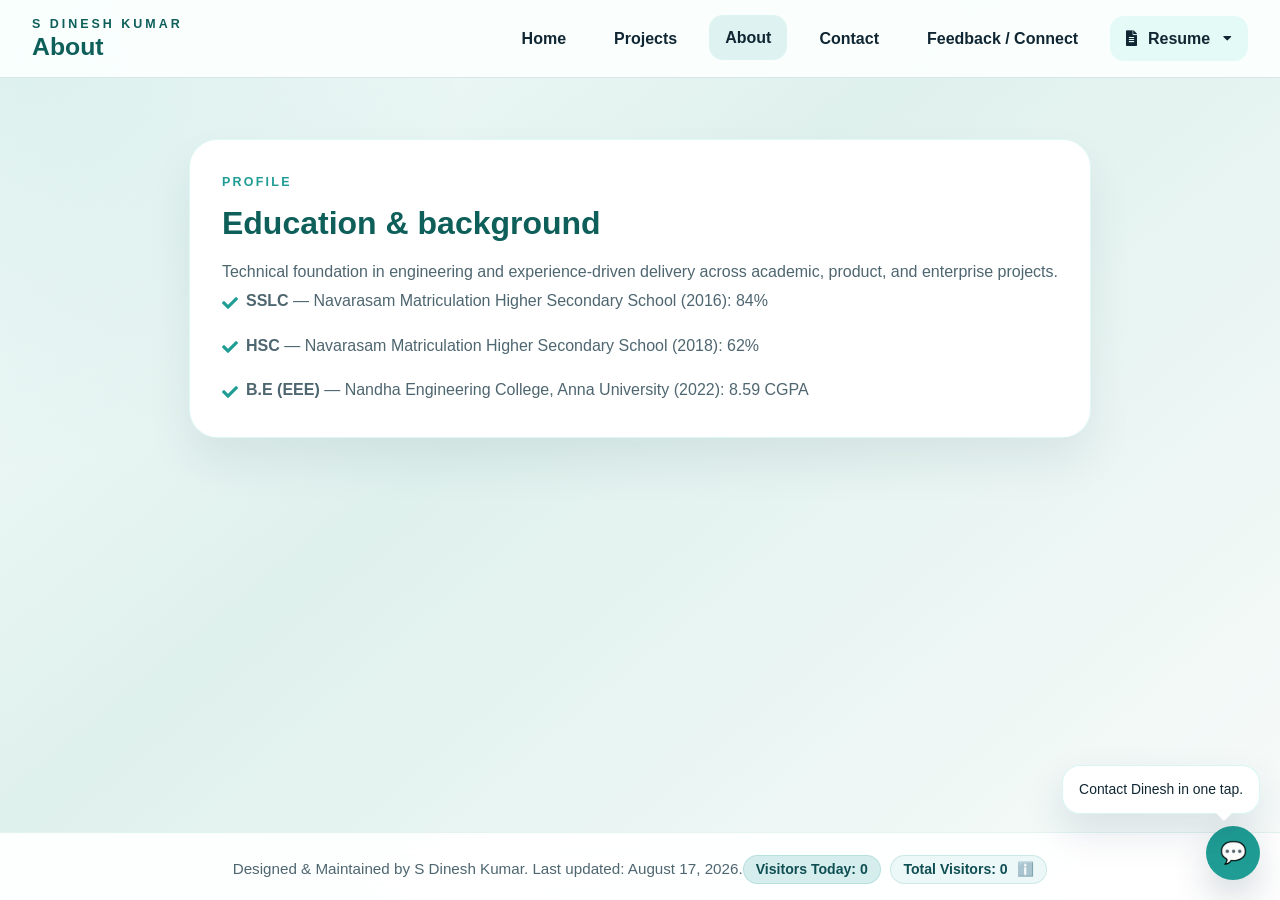
<file: templates/about.html>
﻿<!DOCTYPE html>
<html lang="en">

<head>
    <meta charset="UTF-8">
    <meta name="viewport" content="width=device-width, initial-scale=1.0">
    <title>About</title>
    <link rel="stylesheet" href="../styles.css">
    <link rel="stylesheet" href="https://cdnjs.cloudflare.com/ajax/libs/font-awesome/5.15.4/css/all.min.css">
</head>

<body class="app-shell">
    <header class="app-header">
        <div class="brand">
            <span class="brand-tag">S Dinesh Kumar</span>
            <h1 class="brand-title">About</h1>
        </div>
        <button id="navToggle" class="nav-toggle" aria-label="Toggle menu">
            <i class="fas fa-bars"></i>
        </button>
        <nav class="app-nav" id="appNav">
            <a href="../index.html">Home</a>
            <a href="projects.html">Projects</a>
            <a href="about.html" class="active">About</a>
            <a href="contact.html">Contact</a>
            <a href="feedback.html">Feedback / Connect</a>
            <div class="nav-resume" aria-haspopup="true">
                <a href="#" class="nav-resume-link" aria-expanded="false">
                    <i class="fas fa-file-alt"></i>&nbsp;Resume <i class="fas fa-caret-down" style="font-size:0.85rem;margin-left:0.4rem"></i>
                </a>
                <div class="nav-resume-menu" role="menu">
                    <a role="menuitem" href="../S Dinesh Kumar.pdf" target="_blank" rel="noopener"><i class="fas fa-eye"></i>&nbsp;View</a>
                    <a role="menuitem" href="../S Dinesh Kumar.pdf" download="S_Dinesh_Kumar_Resume.pdf"><i class="fas fa-download"></i>&nbsp;Download</a>
                    <a role="menuitem" href="../resume_checker.html"><i class="fas fa-search"></i>&nbsp;ATS Check</a>
                </div>
            </div>
        </nav>
    </header>

    <main class="page-main about-page">
        <section class="section-card about-panel">
            <span class="eyebrow">Profile</span>
            <h2>Education & background</h2>
            <p>Technical foundation in engineering and experience-driven delivery across academic, product, and enterprise projects.</p>
            <ul>
                <li><strong>SSLC</strong> — Navarasam Matriculation Higher Secondary School (2016): 84%</li>
                <li><strong>HSC</strong> — Navarasam Matriculation Higher Secondary School (2018): 62%</li>
                <li><strong>B.E (EEE)</strong> — Nandha Engineering College, Anna University (2022): 8.59 CGPA</li>
            </ul>
        </section>
    </main>

    <footer class="app-footer">Designed & Maintained by S Dinesh Kumar. Last updated: May 26, 2026.</footer>
    <script src="../script.js"></script>
</body>

</html>
</file>
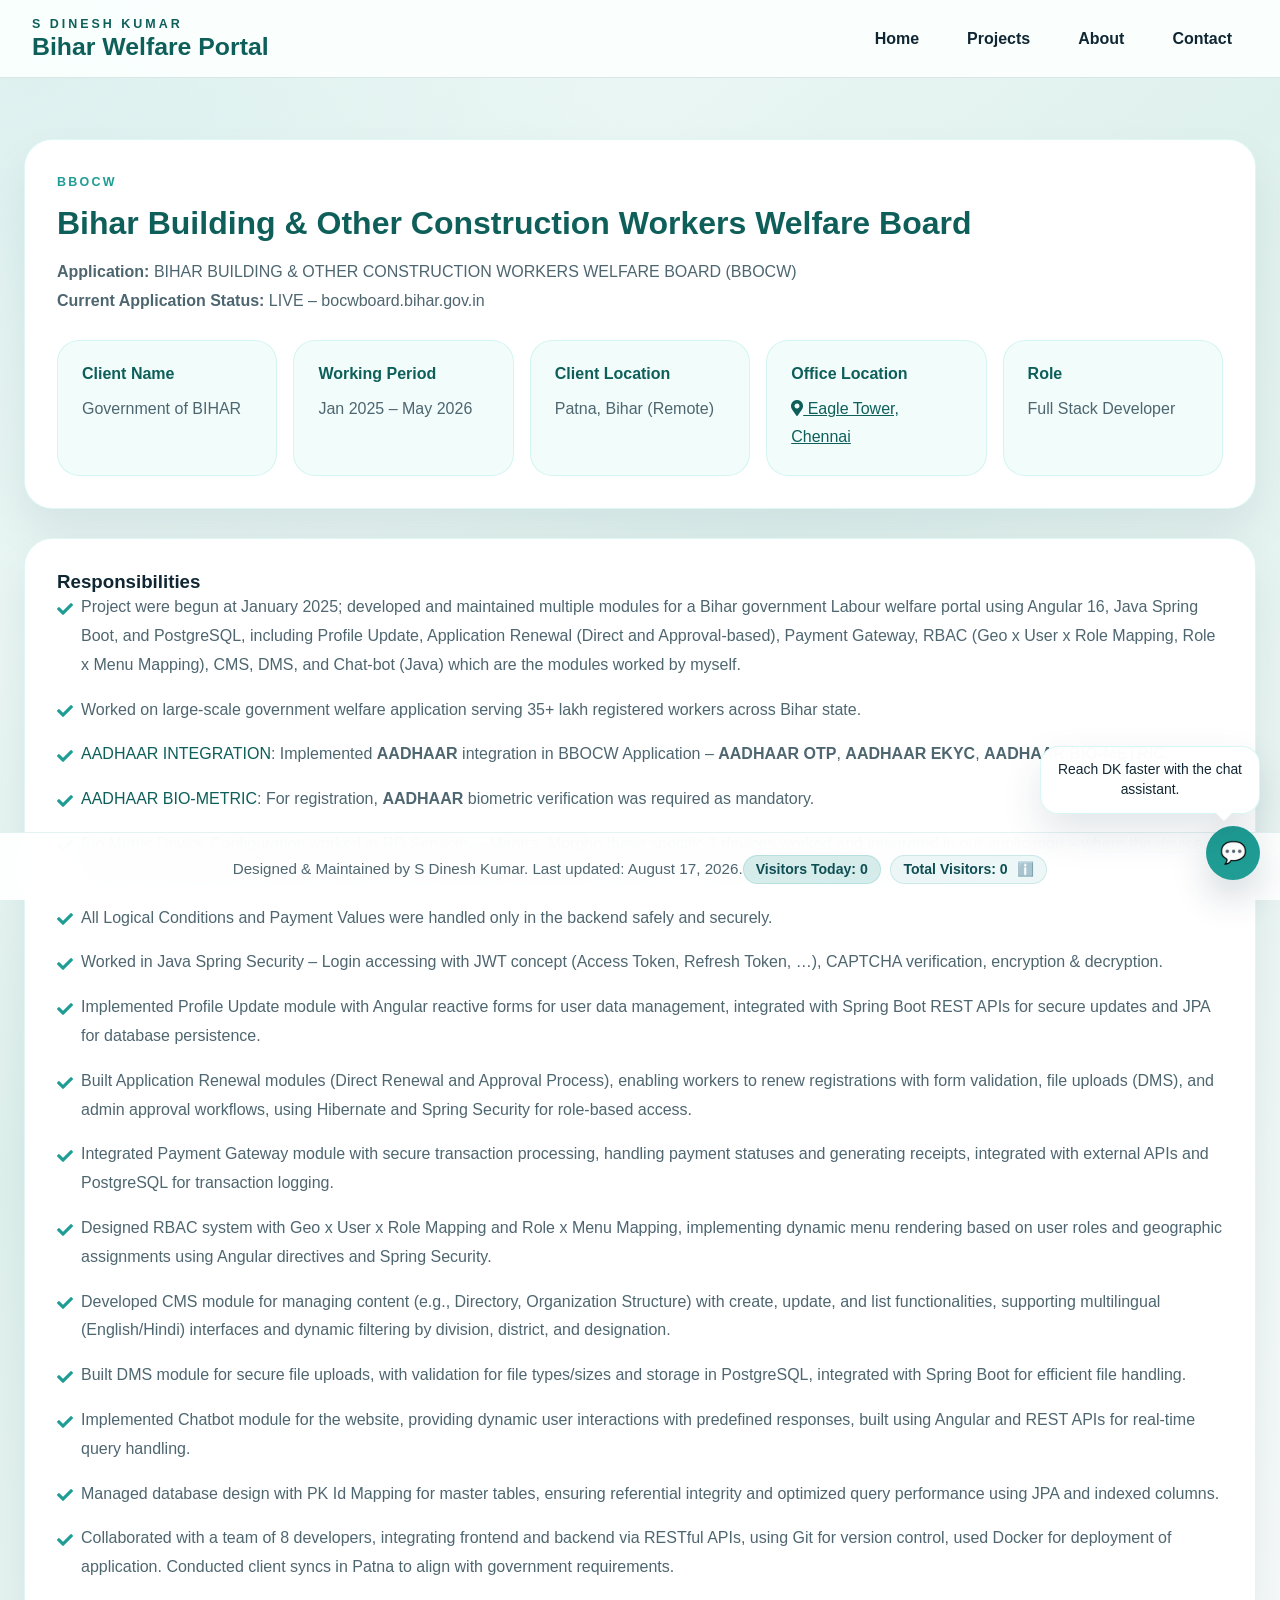
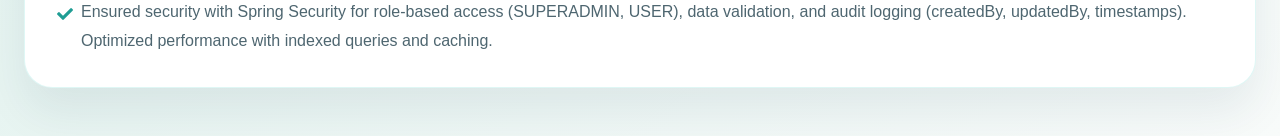
<file: templates/bbocw.html>
﻿<!DOCTYPE html>
<html lang="en">

<head>
    <meta charset="UTF-8">
    <meta name="viewport" content="width=device-width, initial-scale=1.0">
    <title>BBOCW Project</title>
    <link rel="stylesheet" href="../styles.css">
    <link rel="stylesheet" href="https://cdnjs.cloudflare.com/ajax/libs/font-awesome/5.15.4/css/all.min.css">
</head>

<body class="app-shell">
    <header class="app-header">
        <div class="brand">
            <span class="brand-tag">S Dinesh Kumar</span>
            <h1 class="brand-title">Bihar Welfare Portal</h1>
        </div>
        <button id="navToggle" class="nav-toggle" aria-label="Toggle menu">
            <i class="fas fa-bars"></i>
        </button>
        <nav class="app-nav" id="appNav">
            <a href="../index.html">Home</a>
            <a href="projects.html">Projects</a>
            <a href="about.html">About</a>
            <a href="contact.html">Contact</a>
        </nav>
    </header>

    <main class="page-main detail-page">
        <section class="section-card detail-panel">
            <span class="eyebrow">BBOCW</span>
            <h2>Bihar Building & Other Construction Workers Welfare Board</h2>
            <p><strong>Application:</strong> BIHAR BUILDING & OTHER CONSTRUCTION WORKERS WELFARE BOARD (BBOCW)</p>
            <p><strong>Current Application Status:</strong> LIVE – bocwboard.bihar.gov.in</p>
            <div class="detail-grid">
                <div class="detail-section">
                    <h3>Client Name</h3>
                    <p>Government of BIHAR</p>
                </div>
                <div class="detail-section">
                    <h3>Working Period</h3>
                    <p>Jan 2025 – May 2026</p>
                </div>
                <div class="detail-section">
                    <h3>Client Location</h3>
                    <p>Patna, Bihar (Remote)</p>
                </div>
                <div class="detail-section">
                    <h3>Office Location</h3>
                    <p><a href="https://maps.app.goo.gl/h9T9DV1X2yuy1vvL6" target="_blank" rel="noopener"><i class="fas fa-map-marker-alt" aria-hidden="true"></i> Eagle Tower, Chennai</a></p>
                </div>
                <div class="detail-section">
                    <h3>Role</h3>
                    <p>Full Stack Developer</p>
                </div>
            </div>
        </section>
        <section class="section-card detail-panel">
            <h3>Responsibilities</h3>
            <ul>
                <li>Project were begun at January 2025; developed and maintained multiple modules for a Bihar government Labour welfare portal using Angular 16, Java Spring Boot, and PostgreSQL, including Profile Update, Application Renewal (Direct and Approval-based), Payment Gateway, RBAC (Geo x User x Role Mapping, Role x Menu Mapping), CMS, DMS, and Chat-bot (Java) which are the modules worked by myself.</li>
                <li>Worked on large-scale government welfare application serving 35+ lakh registered workers across Bihar state.</li>
                <li><span class="card-highlight">AADHAAR INTEGRATION</span>: Implemented <strong>AADHAAR</strong> integration in BBOCW Application – <strong>AADHAAR OTP</strong>, <strong>AADHAAR EKYC</strong>, <strong>AADHAAR BIO-METRIC</strong>.</li>
                <li><span class="card-highlight">AADHAAR BIO-METRIC</span>: For registration, <strong>AADHAAR</strong> biometric verification was required as mandatory.</li>
                <li>Bio Metric Device Configuration worked in RD Services – Mantra, Morpho these specific 2 devices worked and integrated in our application – where the device returns the format which needed a setup to communicate with AADHAAR UIDAI API or vendor API; accessing both were worked.</li>
                <li>All Logical Conditions and Payment Values were handled only in the backend safely and securely.</li>
                <li>Worked in Java Spring Security – Login accessing with JWT concept (Access Token, Refresh Token, …), CAPTCHA verification, encryption &amp; decryption.</li>
                <li>Implemented Profile Update module with Angular reactive forms for user data management, integrated with Spring Boot REST APIs for secure updates and JPA for database persistence.</li>
                <li>Built Application Renewal modules (Direct Renewal and Approval Process), enabling workers to renew registrations with form validation, file uploads (DMS), and admin approval workflows, using Hibernate and Spring Security for role-based access.</li>
                <li>Integrated Payment Gateway module with secure transaction processing, handling payment statuses and generating receipts, integrated with external APIs and PostgreSQL for transaction logging.</li>
                <li>Designed RBAC system with Geo x User x Role Mapping and Role x Menu Mapping, implementing dynamic menu rendering based on user roles and geographic assignments using Angular directives and Spring Security.</li>
                <li>Developed CMS module for managing content (e.g., Directory, Organization Structure) with create, update, and list functionalities, supporting multilingual (English/Hindi) interfaces and dynamic filtering by division, district, and designation.</li>
                <li>Built DMS module for secure file uploads, with validation for file types/sizes and storage in PostgreSQL, integrated with Spring Boot for efficient file handling.</li>
                <li>Implemented Chatbot module for the website, providing dynamic user interactions with predefined responses, built using Angular and REST APIs for real-time query handling.</li>
                <li>Managed database design with PK Id Mapping for master tables, ensuring referential integrity and optimized query performance using JPA and indexed columns.</li>
                <li>Collaborated with a team of 8 developers, integrating frontend and backend via RESTful APIs, using Git for version control, used Docker for deployment of application. Conducted client syncs in Patna to align with government requirements.</li>
                <li>Ensured security with Spring Security for role-based access (SUPERADMIN, USER), data validation, and audit logging (createdBy, updatedBy, timestamps). Optimized performance with indexed queries and caching.</li>
            </ul>
        </section>
    </main>

    <footer class="app-footer">Designed & Maintained by S Dinesh Kumar. Last updated: May 26, 2026.</footer>
    <script src="../script.js"></script>
</body>

</html>
</file>
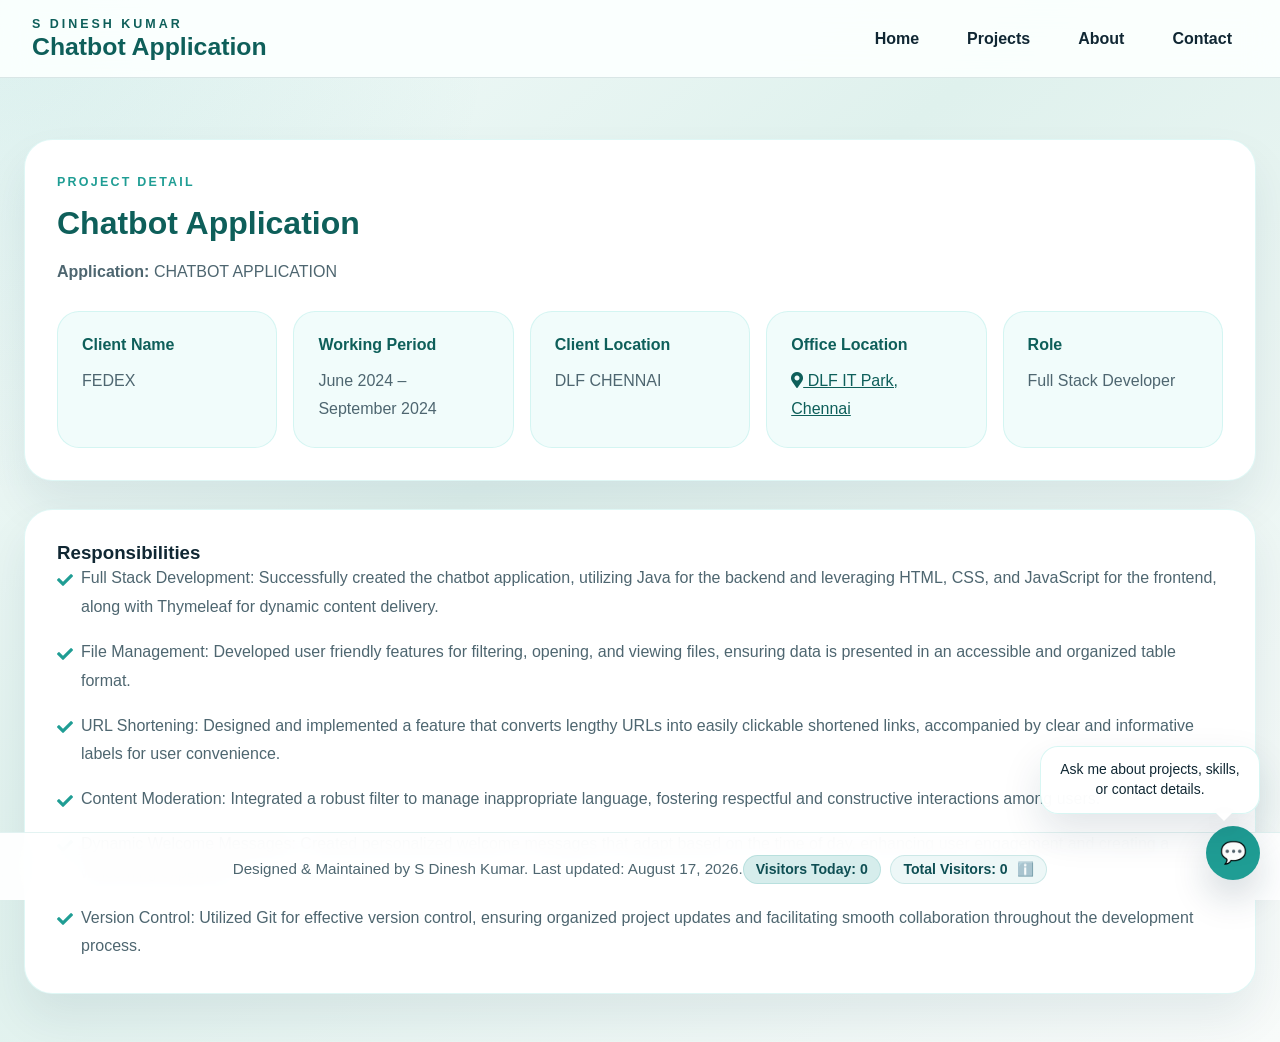
<file: templates/chatbot_explanation.html>
﻿<!DOCTYPE html>
<html lang="en">

<head>
    <meta charset="UTF-8">
    <meta name="viewport" content="width=device-width, initial-scale=1.0">
    <title>Chatbot Application</title>
    <link rel="stylesheet" href="../styles.css">
    <link rel="stylesheet" href="https://cdnjs.cloudflare.com/ajax/libs/font-awesome/5.15.4/css/all.min.css">
</head>

<body class="app-shell">
    <header class="app-header">
        <div class="brand">
            <span class="brand-tag">S Dinesh Kumar</span>
            <h1 class="brand-title">Chatbot Application</h1>
        </div>
        <button id="navToggle" class="nav-toggle" aria-label="Toggle menu">
            <i class="fas fa-bars"></i>
        </button>
        <nav class="app-nav" id="appNav">
            <a href="../index.html">Home</a>
            <a href="projects.html">Projects</a>
            <a href="about.html">About</a>
            <a href="contact.html">Contact</a>
        </nav>
    </header>

    <main class="page-main detail-page">
        <section class="section-card detail-panel">
            <span class="eyebrow">Project Detail</span>
            <h2>Chatbot Application</h2>
            <p><strong>Application:</strong> CHATBOT APPLICATION</p>
            <div class="detail-grid">
                <div class="detail-section">
                    <h3>Client Name</h3>
                    <p>FEDEX</p>
                </div>
                <div class="detail-section">
                    <h3>Working Period</h3>
                    <p>June 2024 – September 2024</p>
                </div>
                <div class="detail-section">
                    <h3>Client Location</h3>
                    <p>DLF CHENNAI</p>
                </div>
                <div class="detail-section">
                    <h3>Office Location</h3>
                    <p><a href="https://maps.app.goo.gl/1UsAdxQUaY6nP22p9" target="_blank" rel="noopener"><i class="fas fa-map-marker-alt" aria-hidden="true"></i> DLF IT Park, Chennai</a></p>
                </div>
                <div class="detail-section">
                    <h3>Role</h3>
                    <p>Full Stack Developer</p>
                </div>
            </div>
        </section>
        <section class="section-card detail-panel">
            <h3>Responsibilities</h3>
            <ul>
                <li>Full Stack Development: Successfully created the chatbot application, utilizing Java for the backend and leveraging HTML, CSS, and JavaScript for the frontend, along with Thymeleaf for dynamic content delivery.</li>
                <li>File Management: Developed user friendly features for filtering, opening, and viewing files, ensuring data is presented in an accessible and organized table format.</li>
                <li>URL Shortening: Designed and implemented a feature that converts lengthy URLs into easily clickable shortened links, accompanied by clear and informative labels for user convenience.</li>
                <li>Content Moderation: Integrated a robust filter to manage inappropriate language, fostering respectful and constructive interactions among users.</li>
                <li>Dynamic Welcome Messages: Created personalized welcome messages that adapt based on the time of day, enhancing user engagement and creating a welcoming experience.</li>
                <li>Version Control: Utilized Git for effective version control, ensuring organized project updates and facilitating smooth collaboration throughout the development process.</li>
            </ul>
        </section>
    </main>

    <footer class="app-footer">Designed & Maintained by S Dinesh Kumar. Last updated: May 26, 2026.</footer>
    <script src="../script.js"></script>
</body>

</html>
</file>
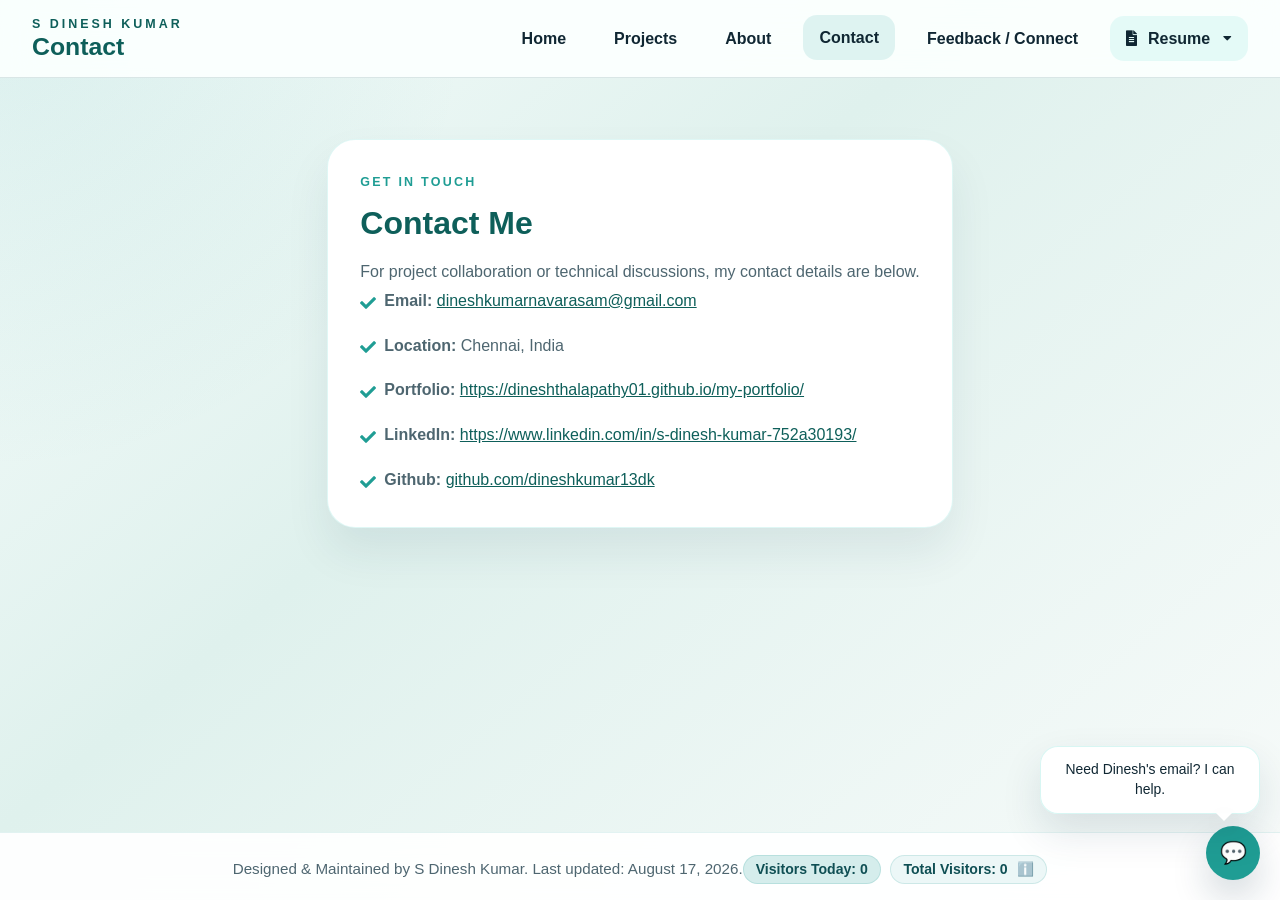
<file: templates/contact.html>
﻿<!DOCTYPE html>
<html lang="en">

<head>
    <meta charset="UTF-8">
    <meta name="viewport" content="width=device-width, initial-scale=1.0">
    <title>Contact</title>
    <link rel="stylesheet" href="../styles.css">
    <link rel="stylesheet" href="https://cdnjs.cloudflare.com/ajax/libs/font-awesome/5.15.4/css/all.min.css">
</head>

<body class="app-shell">
    <header class="app-header">
        <div class="brand">
            <span class="brand-tag">S Dinesh Kumar</span>
            <h1 class="brand-title">Contact</h1>
        </div>
        <button id="navToggle" class="nav-toggle" aria-label="Toggle menu">
            <i class="fas fa-bars"></i>
        </button>
        <nav class="app-nav" id="appNav">
            <a href="../index.html">Home</a>
            <a href="projects.html">Projects</a>
            <a href="about.html">About</a>
            <a href="contact.html" class="active">Contact</a>
            <a href="feedback.html">Feedback / Connect</a>
            <div class="nav-resume" aria-haspopup="true">
                <a href="#" class="nav-resume-link" aria-expanded="false">
                    <i class="fas fa-file-alt"></i>&nbsp;Resume <i class="fas fa-caret-down" style="font-size:0.85rem;margin-left:0.4rem"></i>
                </a>
                <div class="nav-resume-menu" role="menu">
                    <a role="menuitem" href="../S Dinesh Kumar.pdf" target="_blank" rel="noopener"><i class="fas fa-eye"></i>&nbsp;View</a>
                    <a role="menuitem" href="../S Dinesh Kumar.pdf" download="S_Dinesh_Kumar_Resume.pdf"><i class="fas fa-download"></i>&nbsp;Download</a>
                    <a role="menuitem" href="../resume_checker.html"><i class="fas fa-search"></i>&nbsp;ATS Check</a>
                </div>
            </div>
        </nav>
    </header>

    <main class="page-main contact-page">
        <section class="section-card contact-panel">
            <span class="eyebrow">Get in touch</span>
            <h2>Contact Me</h2>
            <p>For project collaboration or technical discussions, my contact details are below.</p>
            <ul class="contact-list">
                <li><strong>Email:</strong> <a id="contactEmailLink" href="mailto:dineshkumarnavarasam@gmail.com">dineshkumarnavarasam@gmail.com</a></li>
                <li id="contactPhoneItem" hidden><strong>Mobile:</strong> <a id="contactPhoneLink" href="#"></a></li>
                <li><strong>Location:</strong> <span id="contactLocationText">Chennai, India</span></li>
                <li><strong>Portfolio:</strong> <a id="contactPortfolioLink" href="https://dineshthalapathy01.github.io/my-portfolio/" target="_blank" rel="noopener">dineshthalapathy01.github.io/my-portfolio</a></li>
                <li><strong>LinkedIn:</strong> <a href="https://www.linkedin.com/in/s-dinesh-kumar-752a30193/" target="_blank">https://www.linkedin.com/in/s-dinesh-kumar-752a30193/</a></li>
                <li><strong>Github:</strong> <a href="https://github.com/dineshkumar13dk" target="_blank">github.com/dineshkumar13dk</a></li>
            </ul>
        </section>
    </main>

    <footer class="app-footer">Designed & Maintained by S Dinesh Kumar. Last updated: May 26, 2026.</footer>
    <script src="../script.js"></script>
</body>

</html>
</file>
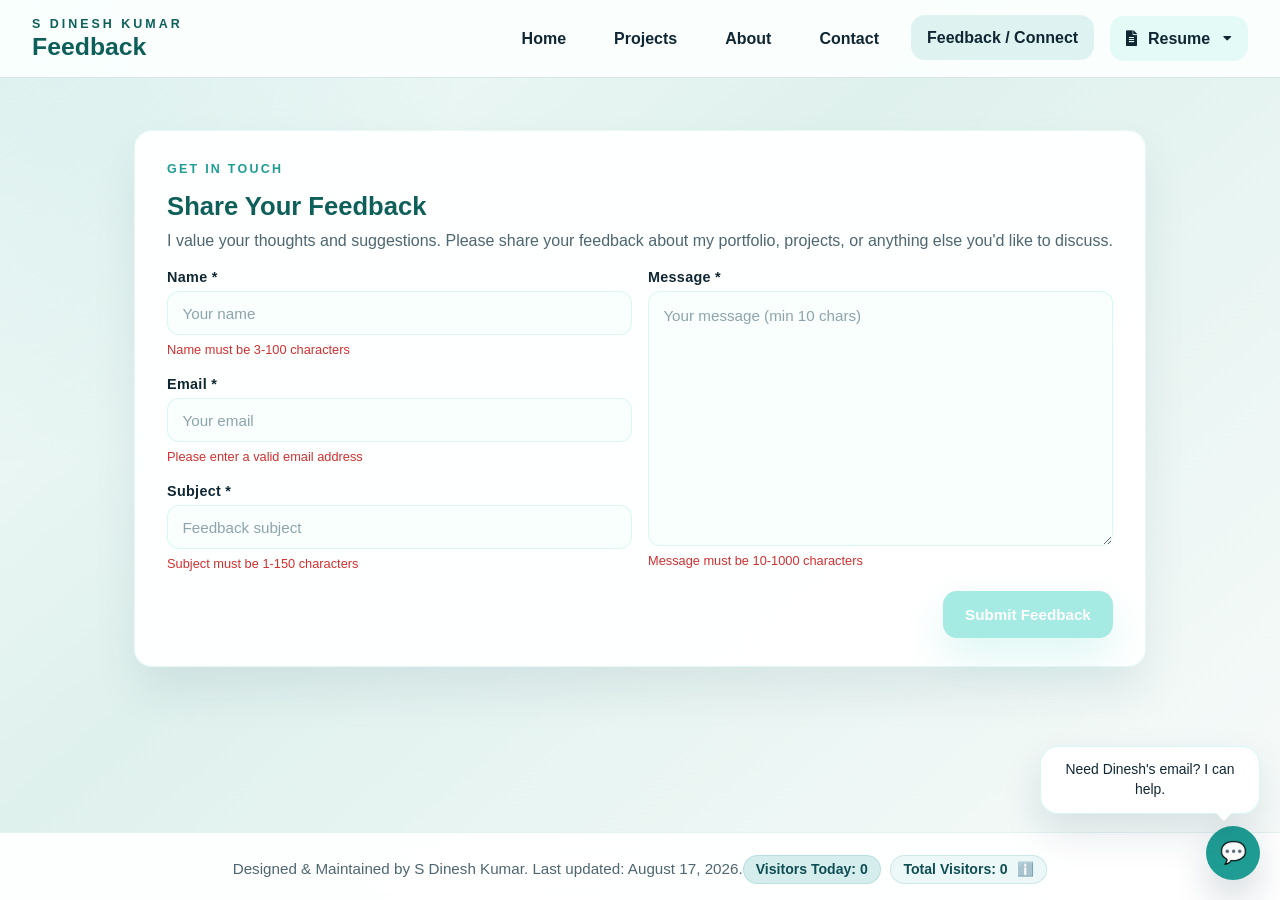
<file: templates/feedback.html>
<!DOCTYPE html>
<html lang="en">

<head>
    <meta charset="UTF-8">
    <meta name="viewport" content="width=device-width, initial-scale=1.0">
    <title>Feedback — S Dinesh Kumar</title>
    <link rel="stylesheet" href="../styles.css">
    <link rel="stylesheet" href="https://cdnjs.cloudflare.com/ajax/libs/font-awesome/5.15.4/css/all.min.css">
</head>

<body class="app-shell">
    <header class="app-header">
        <div class="brand">
            <span class="brand-tag">S Dinesh Kumar</span>
            <h1 class="brand-title">Feedback</h1>
        </div>
        <button id="navToggle" class="nav-toggle" aria-label="Toggle menu">
            <i class="fas fa-bars"></i>
        </button>
        <nav class="app-nav" id="appNav">
            <a href="../index.html">Home</a>
            <a href="projects.html">Projects</a>
            <a href="about.html">About</a>
            <a href="contact.html">Contact</a>
            <a href="feedback.html" class="active">Feedback / Connect</a>
            <div class="nav-resume" aria-haspopup="true">
                <a href="#" class="nav-resume-link" aria-expanded="false">
                    <i class="fas fa-file-alt"></i>&nbsp;Resume <i class="fas fa-caret-down" style="font-size:0.85rem;margin-left:0.4rem"></i>
                </a>
                <div class="nav-resume-menu" role="menu">
                    <a role="menuitem" href="../S Dinesh Kumar.pdf" target="_blank" rel="noopener"><i class="fas fa-eye"></i>&nbsp;View</a>
                    <a role="menuitem" href="../S Dinesh Kumar.pdf" download="S_Dinesh_Kumar_Resume.pdf"><i class="fas fa-download"></i>&nbsp;Download</a>
                    <a role="menuitem" href="../resume_checker.html"><i class="fas fa-search"></i>&nbsp;ATS Check</a>
                </div>
            </div>
        </nav>
    </header>

    <main class="page-main feedback-page">
        <section class="section-card feedback-panel">
            <span class="eyebrow">Get in touch</span>
            <h2>Share Your Feedback</h2>
            <p>I value your thoughts and suggestions. Please share your feedback about my portfolio, projects, or anything else you'd like to discuss.</p>

            <form id="feedbackForm" class="feedback-form">
                <div class="feedback-form-left">
                    <div class="form-group">
                        <label for="feedbackName">Name <span class="required">*</span></label>
                        <input type="text" id="feedbackName" name="name" placeholder="Your name" required>
                        <span class="error-message" id="nameError"></span>
                    </div>

                    <div class="form-group">
                        <label for="feedbackEmail">Email <span class="required">*</span></label>
                        <input type="email" id="feedbackEmail" name="email" placeholder="Your email" required>
                        <span class="error-message" id="emailError"></span>
                    </div>

                    <div class="form-group">
                        <label for="feedbackSubject">Subject <span class="required">*</span></label>
                        <input type="text" id="feedbackSubject" name="subject" placeholder="Feedback subject" required>
                        <span class="error-message" id="subjectError"></span>
                    </div>
                </div>

                <div class="feedback-form-right">
                    <div class="form-group">
                        <label for="feedbackMessage">Message <span class="required">*</span></label>
                        <textarea id="feedbackMessage" name="message" placeholder="Your message (min 10 chars)" rows="10" required></textarea>
                        <span class="error-message" id="messageError"></span>
                    </div>

                    <div class="form-actions">
                        <button type="submit" id="submitFeedbackBtn" class="btn btn-primary" disabled>
                            <span id="submitText">Submit Feedback</span>
                            <span id="submitSpinner" class="spinner" style="display: none;">
                                <i class="fas fa-spinner fa-spin"></i>
                            </span>
                        </button>
                    </div>
                </div>

                <div id="feedbackStatus" class="feedback-status" style="display: none;"></div>
            </form>
        </section>
    </main>

    <footer class="app-footer">Designed & Maintained by S Dinesh Kumar. Last updated: May 31, 2026.</footer>
    <script src="../script.js"></script>
</body>

</html>
</file>
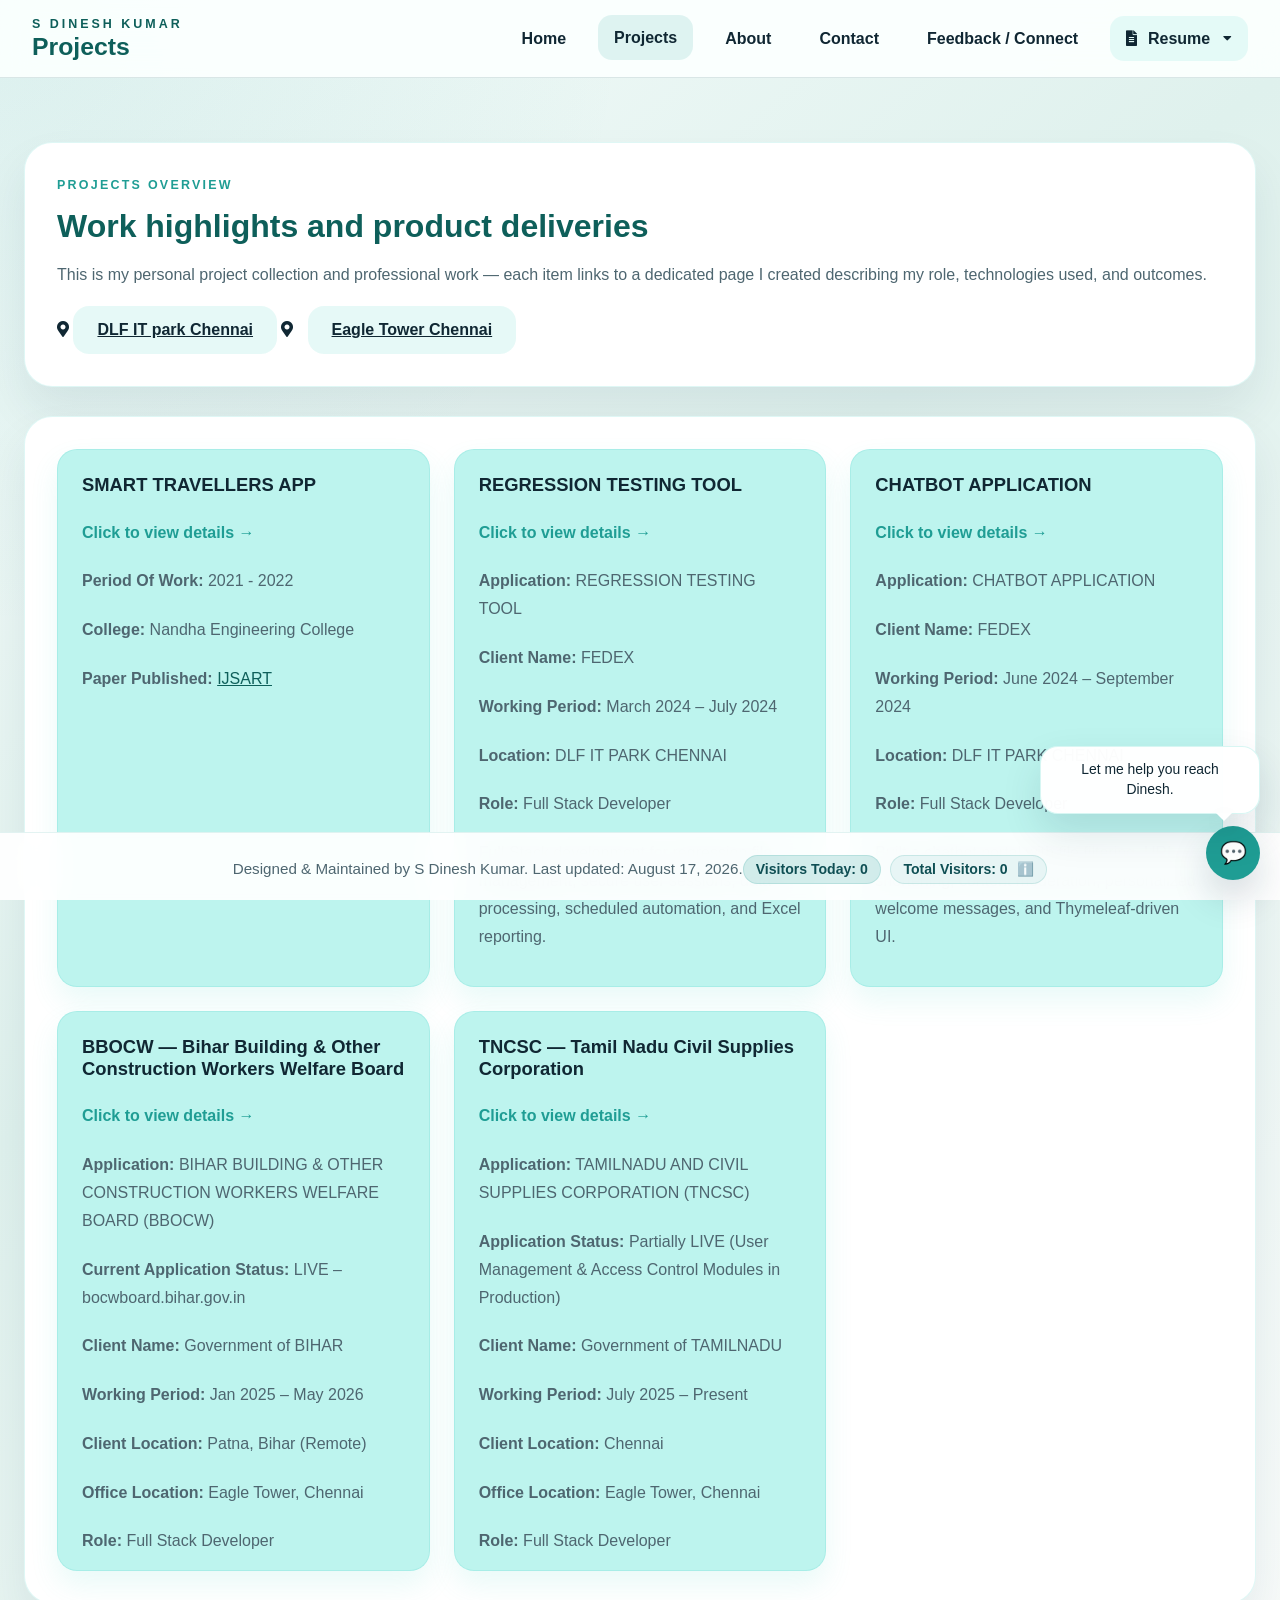
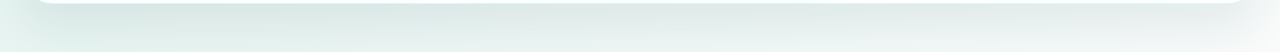
<file: templates/projects.html>
﻿<!DOCTYPE html>
<html lang="en">

<head>
    <meta charset="UTF-8">
    <meta name="viewport" content="width=device-width, initial-scale=1.0">
    <title>Projects</title>
    <link rel="stylesheet" href="../styles.css">
    <link rel="stylesheet" href="https://cdnjs.cloudflare.com/ajax/libs/font-awesome/5.15.4/css/all.min.css">
</head>

<body class="app-shell">
    <header class="app-header">
        <div class="brand">
            <span class="brand-tag">S Dinesh Kumar</span>
            <h1 class="brand-title">Projects</h1>
        </div>
        <button id="navToggle" class="nav-toggle" aria-label="Toggle menu">
            <i class="fas fa-bars"></i>
        </button>
        <nav class="app-nav" id="appNav">
            <a href="../index.html">Home</a>
            <a href="projects.html" class="active">Projects</a>
            <a href="about.html">About</a>
            <a href="contact.html">Contact</a>
            <a href="feedback.html">Feedback / Connect</a>
            <div class="nav-resume" aria-haspopup="true">
                <a href="#" class="nav-resume-link" aria-expanded="false">
                    <i class="fas fa-file-alt"></i>&nbsp;Resume <i class="fas fa-caret-down" style="font-size:0.85rem;margin-left:0.4rem"></i>
                </a>
                <div class="nav-resume-menu" role="menu">
                    <a role="menuitem" href="../S Dinesh Kumar.pdf" target="_blank" rel="noopener"><i class="fas fa-eye"></i>&nbsp;View</a>
                    <a role="menuitem" href="../S Dinesh Kumar.pdf" download="S_Dinesh_Kumar_Resume.pdf"><i class="fas fa-download"></i>&nbsp;Download</a>
                    <a role="menuitem" href="../resume_checker.html"><i class="fas fa-search"></i>&nbsp;ATS Check</a>
                </div>
            </div>
        </nav>
    </header>

    <main class="page-main projects-page">
        <section class="section-card">
            <span class="eyebrow">Projects Overview</span>
            <h2>Work highlights and product deliveries</h2>
            <p>This is my personal project collection and professional work — each item links to a dedicated page I
                created describing my role, technologies used, and outcomes.</p>
            <div style="margin-top:1rem;">
                <i class="fas fa-map-marker-alt" aria-hidden="true"></i>
                <a class="btn btn-secondary" href="https://maps.app.goo.gl/1UsAdxQUaY6nP22p9" target="_blank"
                    rel="noopener">
                    DLF IT park Chennai
                </a>
                <i class="fas fa-map-marker-alt" aria-hidden="true"></i>
                <a class="btn btn-secondary" href="https://maps.app.goo.gl/h9T9DV1X2yuy1vvL6" target="_blank"
                    rel="noopener" style="margin-left:0.6rem;">
                    Eagle Tower Chennai
                </a>
            </div>
        </section>

        <section class="section-card projects-panel">
            <div class="project-grid">
                <article class="project-card">
                    <h3><a href="sta_explanation.html" class="project-link">SMART TRAVELLERS APP</a></h3>
                    <p class="click-hint"><a href="sta_explanation.html">Click to view details →</a></p>
                    <p><strong>Period Of Work:</strong> 2021 - 2022</p>
                    <p><strong>College:</strong> Nandha Engineering College</p>
                    <p><strong>Paper Published:</strong> <a
                            href="https://ijsart.com/smart-travelers-app-using-flutter-52296" target="_blank">IJSART</a>
                    </p>
                </article>
                <article class="project-card">
                    <h3><a href="regression_explanation.html" class="project-link">REGRESSION TESTING TOOL</a></h3>
                    <p class="click-hint"><a href="regression_explanation.html">Click to view details →</a></p>
                    <p><strong>Application:</strong> REGRESSION TESTING TOOL</p>
                    <p><strong>Client Name:</strong> FEDEX</p>
                    <p><strong>Working Period:</strong> March 2024 – July 2024</p>
                    <p><strong>Location:</strong> DLF IT PARK CHENNAI</p>
                    <p><strong>Role:</strong> Full Stack Developer</p>
                    <p>Full Stack development for regression file management, secure user sessions, data processing,
                        scheduled automation, and Excel reporting.</p>
                </article>
                <article class="project-card">
                    <h3><a href="chatbot_explanation.html" class="project-link">CHATBOT APPLICATION</a></h3>
                    <p class="click-hint"><a href="chatbot_explanation.html">Click to view details →</a></p>
                    <p><strong>Application:</strong> CHATBOT APPLICATION</p>
                    <p><strong>Client Name:</strong> FEDEX</p>
                    <p><strong>Working Period:</strong> June 2024 – September 2024</p>
                    <p><strong>Location:</strong> DLF IT PARK CHENNAI</p>
                    <p><strong>Role:</strong> Full Stack Developer</p>
                    <p>Built a chatbot portal with file filtering, URL shortening, content moderation, personalized
                        welcome messages, and Thymeleaf-driven UI.</p>
                </article>
                <article class="project-card">
                    <h3><a href="bbocw.html" class="project-link">BBOCW — Bihar Building & Other Construction Workers
                            Welfare Board</a></h3>
                    <p class="click-hint"><a href="bbocw.html">Click to view details →</a></p>
                    <p><strong>Application:</strong> BIHAR BUILDING & OTHER CONSTRUCTION WORKERS WELFARE BOARD (BBOCW)
                    </p>
                    <p><strong>Current Application Status:</strong> LIVE – bocwboard.bihar.gov.in</p>
                    <p><strong>Client Name:</strong> Government of BIHAR</p>
                    <p><strong>Working Period:</strong> Jan 2025 – May 2026</p>
                    <p><strong>Client Location:</strong> Patna, Bihar (Remote)</p>
                    <p><strong>Office Location:</strong> Eagle Tower, Chennai</p>
                    <p><strong>Role:</strong> Full Stack Developer</p>
                    <p>Delivered a large-scale government welfare portal with <span class="card-highlight"><strong>AADHAAR INTEGRATION</strong></span>, RBAC, DMS, CMS,
                        payment gateway, and chatbot modules.</p>
                </article>
                <article class="project-card">
                    <h3><a href="tncsc.html" class="project-link">TNCSC — Tamil Nadu Civil Supplies Corporation</a></h3>
                    <p class="click-hint"><a href="tncsc.html">Click to view details →</a></p>
                    <p><strong>Application:</strong> TAMILNADU AND CIVIL SUPPLIES CORPORATION (TNCSC)</p>
                    <p><strong>Application Status:</strong> Partially LIVE (User Management & Access Control Modules in
                        Production)</p>
                    <p><strong>Client Name:</strong> Government of TAMILNADU</p>
                    <p><strong>Working Period:</strong> July 2025 – Present</p>
                    <p><strong>Client Location:</strong> Chennai</p>
                    <p><strong>Office Location:</strong> Eagle Tower, Chennai</p>
                    <p><strong>Role:</strong> Full Stack Developer</p>
                    <p>Built enterprise access control and user management modules with <span class="card-highlight"><strong>AADHAAR INTEGRATION</strong></span>, RBAC, workflow configuration,
                        and GCP-hosted microservices.</p>
                </article>
            </div>
        </section>
    </main>

    <footer class="app-footer">Designed & Maintained by S Dinesh Kumar. Last updated: May 26, 2026.</footer>
    <script src="../script.js"></script>
</body>

</html>
</file>
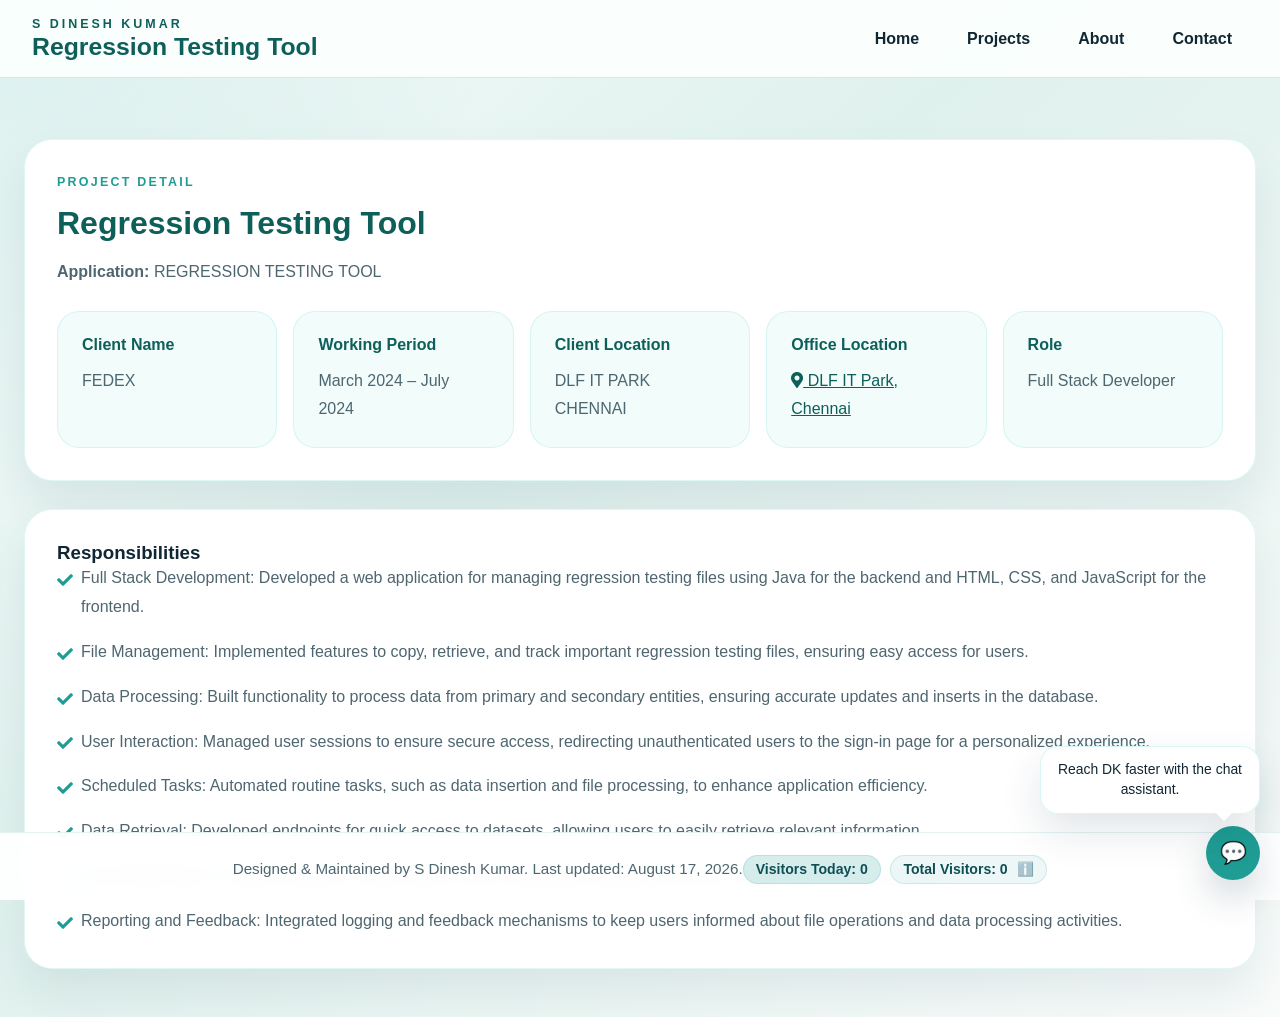
<file: templates/regression_explanation.html>
﻿<!DOCTYPE html>
<html lang="en">

<head>
    <meta charset="UTF-8">
    <meta name="viewport" content="width=device-width, initial-scale=1.0">
    <title>Regression Testing Application</title>
    <link rel="stylesheet" href="../styles.css">
    <link rel="stylesheet" href="https://cdnjs.cloudflare.com/ajax/libs/font-awesome/5.15.4/css/all.min.css">
</head>

<body class="app-shell">
    <header class="app-header">
        <div class="brand"> 
            <span class="brand-tag">S Dinesh Kumar</span>
            <h1 class="brand-title">Regression Testing Tool</h1>
        </div>
        <button id="navToggle" class="nav-toggle" aria-label="Toggle menu">
            <i class="fas fa-bars"></i>
        </button>
        <nav class="app-nav" id="appNav">
            <a href="../index.html">Home</a>
            <a href="projects.html">Projects</a>
            <a href="about.html">About</a> 
            <a href="contact.html">Contact</a>
        </nav>
    </header>

    <main class="page-main detail-page">
        <section class="section-card detail-panel">
            <span class="eyebrow">Project Detail</span>
            <h2>Regression Testing Tool</h2>
            <p><strong>Application:</strong> REGRESSION TESTING TOOL</p>
            <div class="detail-grid">
                <div class="detail-section">
                    <h3>Client Name</h3>
                    <p>FEDEX</p>
                </div>
                <div class="detail-section">
                    <h3>Working Period</h3>
                    <p>March 2024 – July 2024</p>
                </div>
                <div class="detail-section">
                    <h3>Client Location</h3>
                    <p>DLF IT PARK CHENNAI</p>
                </div>
                <div class="detail-section">
                    <h3>Office Location</h3>
                    <p><a href="https://maps.app.goo.gl/1UsAdxQUaY6nP22p9" target="_blank" rel="noopener"><i class="fas fa-map-marker-alt" aria-hidden="true"></i> DLF IT Park, Chennai</a></p>
                </div>
                <div class="detail-section">
                    <h3>Role</h3>
                    <p>Full Stack Developer</p>
                </div>
            </div>
        </section>
        <section class="section-card detail-panel">
            <h3>Responsibilities</h3>
            <ul>
                <li>Full Stack Development: Developed a web application for managing regression testing files using Java for the backend and HTML, CSS, and JavaScript for the frontend.</li>
                <li>File Management: Implemented features to copy, retrieve, and track important regression testing files, ensuring easy access for users.</li>
                <li>Data Processing: Built functionality to process data from primary and secondary entities, ensuring accurate updates and inserts in the database.</li>
                <li>User Interaction: Managed user sessions to ensure secure access, redirecting unauthenticated users to the sign-in page for a personalized experience.</li>
                <li>Scheduled Tasks: Automated routine tasks, such as data insertion and file processing, to enhance application efficiency.</li>
                <li>Data Retrieval: Developed endpoints for quick access to datasets, allowing users to easily retrieve relevant information.</li>
                <li>Excel Data Export: Created methods to export data to Excel, applying formatting and colour coding for clarity on test results.</li>
                <li>Reporting and Feedback: Integrated logging and feedback mechanisms to keep users informed about file operations and data processing activities.</li>
            </ul>
        </section>
    </main>

    <footer class="app-footer">Designed & Maintained by S Dinesh Kumar. Last updated: May 26, 2026.</footer>
    <script src="../script.js"></script>
</body>

</html>
</file>
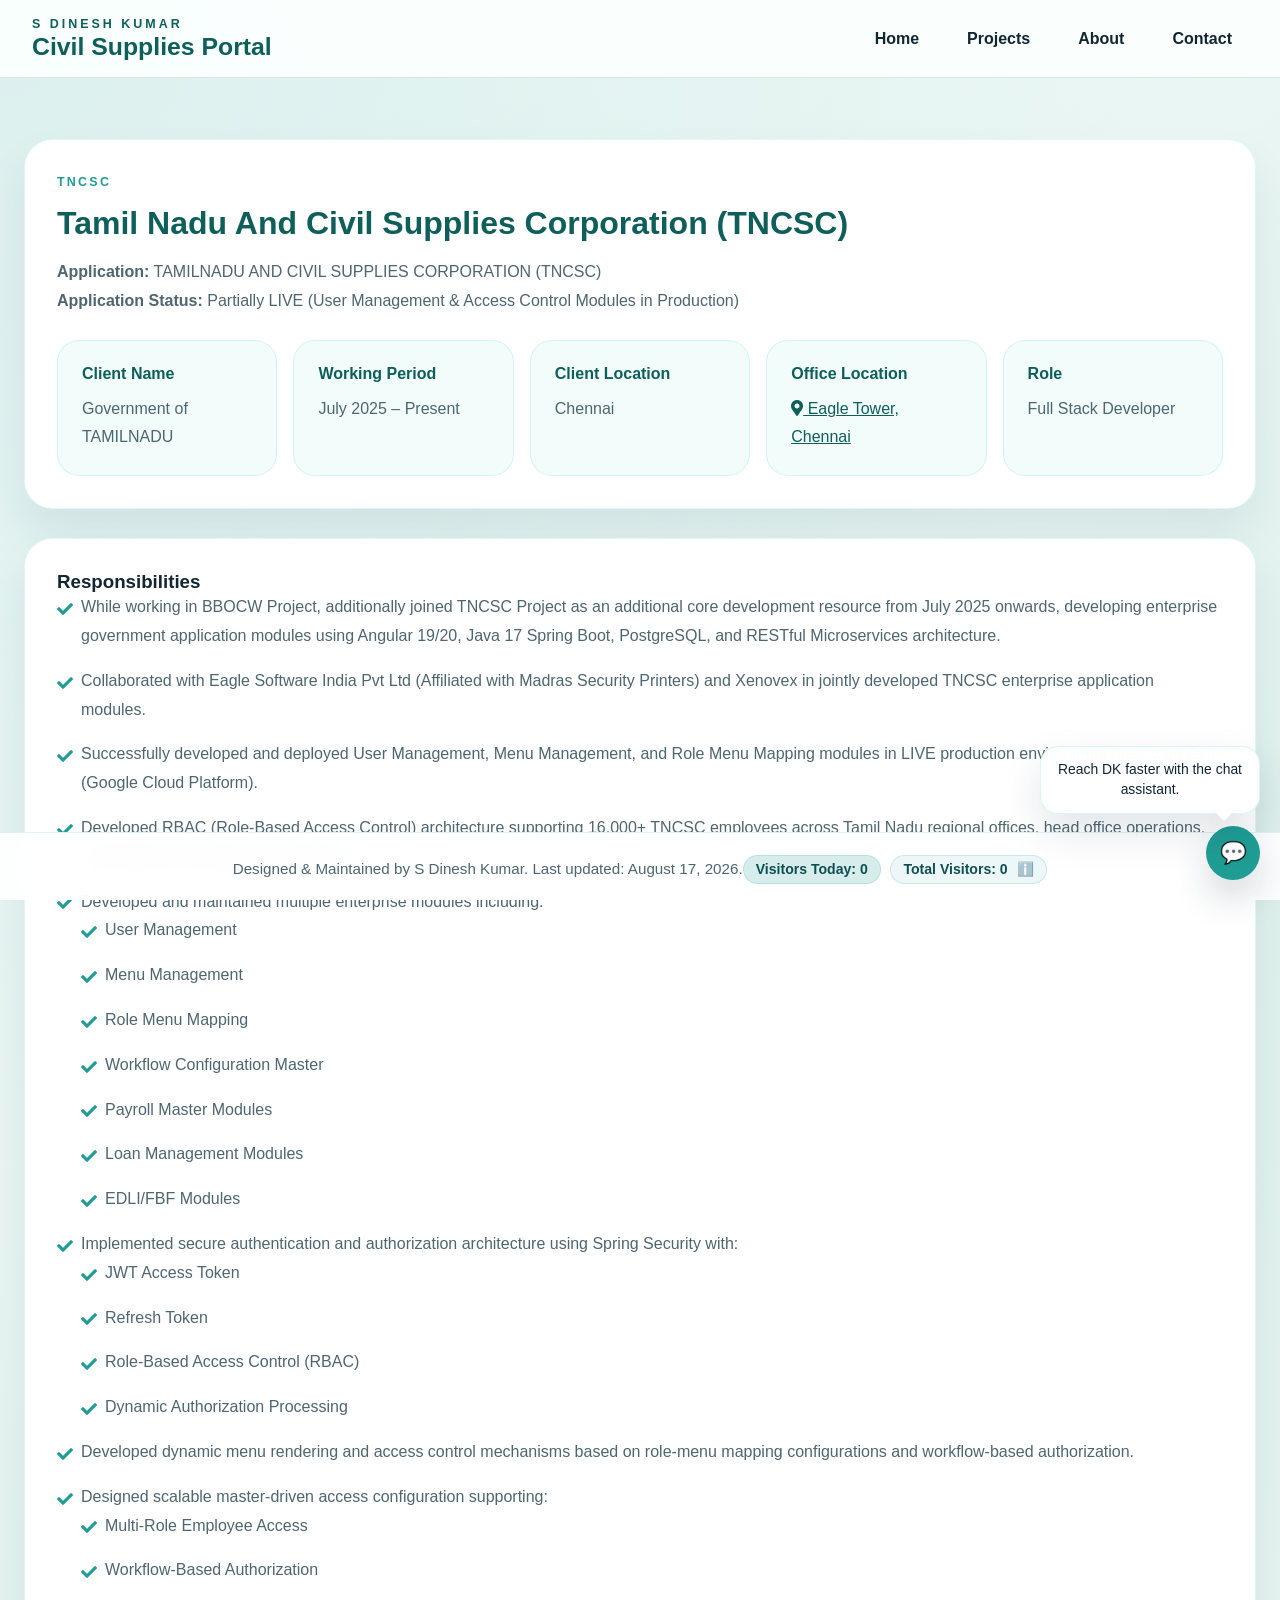
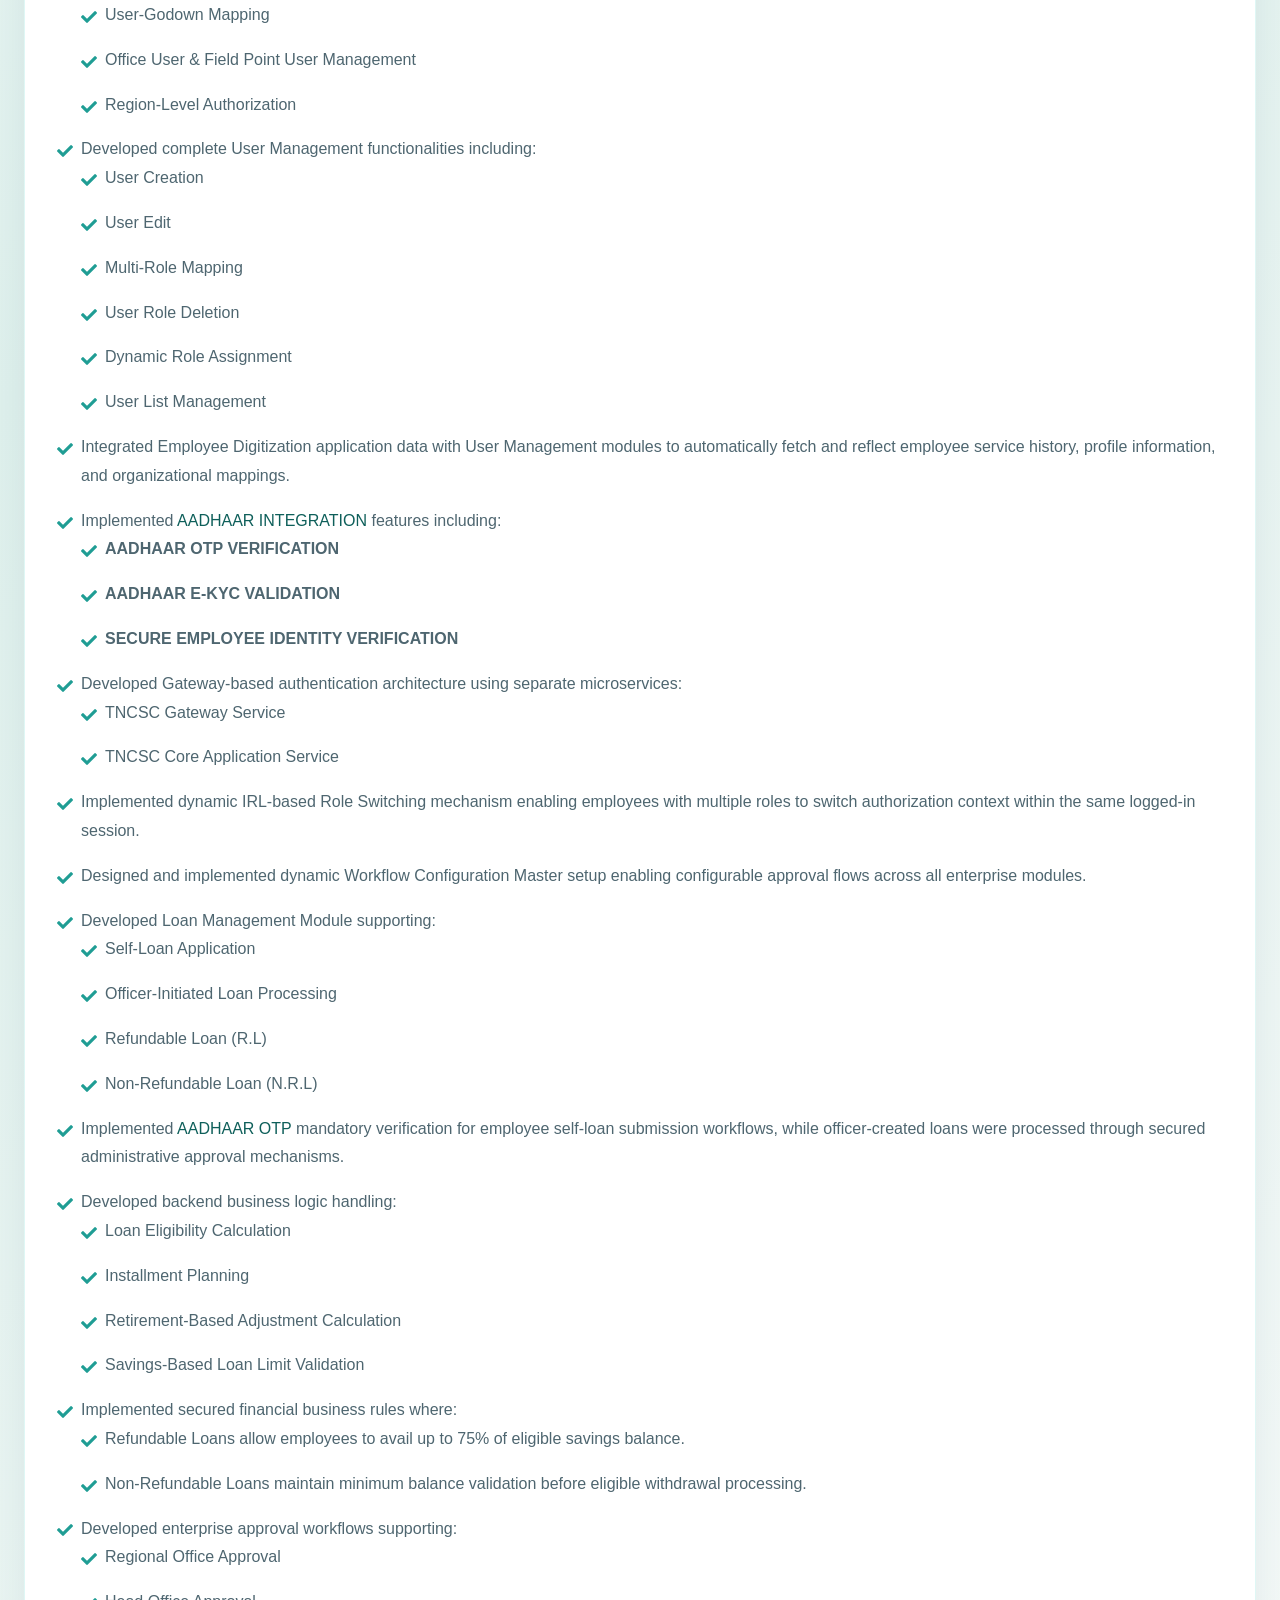
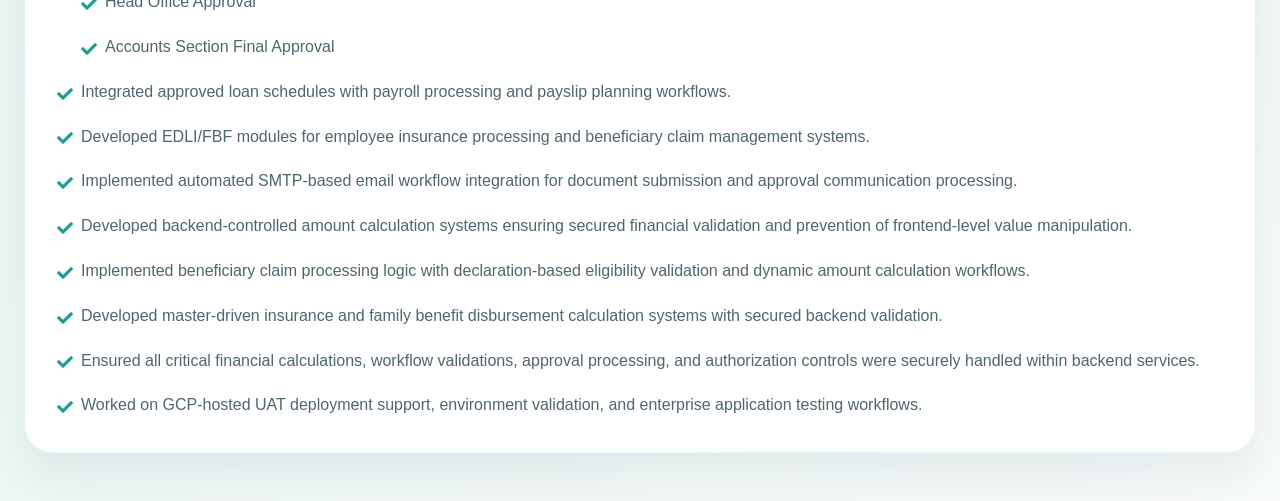
<file: templates/tncsc.html>
﻿<!DOCTYPE html>
<html lang="en">

<head>
    <meta charset="UTF-8">
    <meta name="viewport" content="width=device-width, initial-scale=1.0">
    <title>TNCSC Project</title>
    <link rel="stylesheet" href="../styles.css">
    <link rel="stylesheet" href="https://cdnjs.cloudflare.com/ajax/libs/font-awesome/5.15.4/css/all.min.css">
</head>

<body class="app-shell">
    <header class="app-header">
        <div class="brand">
            <span class="brand-tag">S Dinesh Kumar</span>
            <h1 class="brand-title">Civil Supplies Portal</h1>
        </div>
        <button id="navToggle" class="nav-toggle" aria-label="Toggle menu">
            <i class="fas fa-bars"></i>
        </button>
        <nav class="app-nav" id="appNav">   
            <a href="../index.html">Home</a>
            <a href="projects.html">Projects</a>
            <a href="about.html">About</a>
            <a href="contact.html">Contact</a>
        </nav>
    </header>

    <main class="page-main detail-page">
        <section class="section-card detail-panel">
            <span class="eyebrow">TNCSC</span>
            <h2>Tamil Nadu And Civil Supplies Corporation (TNCSC)</h2>
            <p><strong>Application:</strong> TAMILNADU AND CIVIL SUPPLIES CORPORATION (TNCSC)</p>
            <p><strong>Application Status:</strong> Partially LIVE (User Management & Access Control Modules in Production)</p>
            <div class="detail-grid">
                <div class="detail-section">
                    <h3>Client Name</h3>
                    <p>Government of TAMILNADU</p>
                </div>
                <div class="detail-section">
                    <h3>Working Period</h3>
                    <p>July 2025 – Present</p>
                </div>
                <div class="detail-section">
                    <h3>Client Location</h3>
                    <p>Chennai</p>
                </div>
                <div class="detail-section">
                    <h3>Office Location</h3>
                    <p><a href="https://maps.app.goo.gl/h9T9DV1X2yuy1vvL6" target="_blank" rel="noopener"><i class="fas fa-map-marker-alt" aria-hidden="true"></i> Eagle Tower, Chennai</a></p>
                </div>
                <div class="detail-section">
                    <h3>Role</h3>
                    <p>Full Stack Developer</p>
                </div>
            </div>
        </section>
        <section class="section-card detail-panel">
            <h3>Responsibilities</h3>
            <ul>
                <li>While working in BBOCW Project, additionally joined TNCSC Project as an additional core development resource from July 2025 onwards, developing enterprise government application modules using Angular 19/20, Java 17 Spring Boot, PostgreSQL, and RESTful Microservices architecture.</li>
                <li>Collaborated with Eagle Software India Pvt Ltd (Affiliated with Madras Security Printers) and Xenovex in jointly developed TNCSC enterprise application modules.</li>
                <li>Successfully developed and deployed User Management, Menu Management, and Role Menu Mapping modules in LIVE production environment hosted on GCP (Google Cloud Platform).</li>
                <li>Developed RBAC (Role-Based Access Control) architecture supporting 16,000+ TNCSC employees across Tamil Nadu regional offices, head office operations, and field-point employee management.</li>
                <li>Developed and maintained multiple enterprise modules including:
                    <ul>
                        <li>User Management</li>
                        <li>Menu Management</li>
                        <li>Role Menu Mapping</li>
                        <li>Workflow Configuration Master</li>
                        <li>Payroll Master Modules</li>
                        <li>Loan Management Modules</li>
                        <li>EDLI/FBF Modules</li>
                    </ul>
                </li>
                <li>Implemented secure authentication and authorization architecture using Spring Security with:
                    <ul>
                        <li>JWT Access Token</li>
                        <li>Refresh Token</li>
                        <li>Role-Based Access Control (RBAC)</li>
                        <li>Dynamic Authorization Processing</li>
                    </ul>
                </li>
                <li>Developed dynamic menu rendering and access control mechanisms based on role-menu mapping configurations and workflow-based authorization.</li>
                <li>Designed scalable master-driven access configuration supporting:
                    <ul>
                        <li>Multi-Role Employee Access</li>
                        <li>Workflow-Based Authorization</li>
                        <li>User-Godown Mapping</li>
                        <li>Office User &amp; Field Point User Management</li>
                        <li>Region-Level Authorization</li>
                    </ul>
                </li>
                <li>Developed complete User Management functionalities including:
                    <ul>
                        <li>User Creation</li>
                        <li>User Edit</li>
                        <li>Multi-Role Mapping</li>
                        <li>User Role Deletion</li>
                        <li>Dynamic Role Assignment</li>
                        <li>User List Management</li>
                    </ul>
                </li>
                <li>Integrated Employee Digitization application data with User Management modules to automatically fetch and reflect employee service history, profile information, and organizational mappings.</li>
                <li>Implemented <span class="card-highlight">AADHAAR INTEGRATION</span> features including:
                    <ul>
                        <li><strong>AADHAAR OTP VERIFICATION</strong></li>
                        <li><strong>AADHAAR E-KYC VALIDATION</strong></li>
                        <li><strong>SECURE EMPLOYEE IDENTITY VERIFICATION</strong></li>
                    </ul>
                </li>
                <li>Developed Gateway-based authentication architecture using separate microservices:
                    <ul>
                        <li>TNCSC Gateway Service</li>
                        <li>TNCSC Core Application Service</li>
                    </ul>
                </li>
                <li>Implemented dynamic IRL-based Role Switching mechanism enabling employees with multiple roles to switch authorization context within the same logged-in session.</li>
                <li>Designed and implemented dynamic Workflow Configuration Master setup enabling configurable approval flows across all enterprise modules.</li>
                <li>Developed Loan Management Module supporting:
                    <ul>
                        <li>Self-Loan Application</li>
                        <li>Officer-Initiated Loan Processing</li>
                        <li>Refundable Loan (R.L)</li>
                        <li>Non-Refundable Loan (N.R.L)</li>
                    </ul>
                </li>
                <li>Implemented <span class="card-highlight">AADHAAR OTP</span> mandatory verification for employee self-loan submission workflows, while officer-created loans were processed through secured administrative approval mechanisms.</li>
                <li>Developed backend business logic handling:
                    <ul>
                        <li>Loan Eligibility Calculation</li>
                        <li>Installment Planning</li>
                        <li>Retirement-Based Adjustment Calculation</li>
                        <li>Savings-Based Loan Limit Validation</li>
                    </ul>
                </li>
                <li>Implemented secured financial business rules where:
                    <ul>
                        <li>Refundable Loans allow employees to avail up to 75% of eligible savings balance.</li>
                        <li>Non-Refundable Loans maintain minimum balance validation before eligible withdrawal processing.</li>
                    </ul>
                </li>
                <li>Developed enterprise approval workflows supporting:
                    <ul>
                        <li>Regional Office Approval</li>
                        <li>Head Office Approval</li>
                        <li>Accounts Section Final Approval</li>
                    </ul>
                </li>
                <li>Integrated approved loan schedules with payroll processing and payslip planning workflows.</li>
                <li>Developed EDLI/FBF modules for employee insurance processing and beneficiary claim management systems.</li>
                <li>Implemented automated SMTP-based email workflow integration for document submission and approval communication processing.</li>
                <li>Developed backend-controlled amount calculation systems ensuring secured financial validation and prevention of frontend-level value manipulation.</li>
                <li>Implemented beneficiary claim processing logic with declaration-based eligibility validation and dynamic amount calculation workflows.</li>
                <li>Developed master-driven insurance and family benefit disbursement calculation systems with secured backend validation.</li>
                <li>Ensured all critical financial calculations, workflow validations, approval processing, and authorization controls were securely handled within backend services.</li>
                <li>Worked on GCP-hosted UAT deployment support, environment validation, and enterprise application testing workflows.</li>
            </ul>
        </section>
    </main>

    <footer class="app-footer">Designed & Maintained by S Dinesh Kumar. Last updated: May 26, 2026.</footer>
    <script src="../script.js"></script>
</body>

</html>
</file>
<file: styles.css>
﻿:root {
    --bg: #eef8f6;
    --surface: #ffffff;
    --surface-soft: #f7fcfb;
    --accent: #1f9d94;
    --accent-soft: #d8f0eb;
    --accent-text: #0e5f5a;
    --accent-deep: #0f4f54;
    --text: #102733;
    --muted: #4e6670;
    --border: rgba(31, 157, 148, 0.2);
    --shadow: rgba(12, 42, 52, 0.12);
}

* {
    margin: 0;
    padding: 0;
    box-sizing: border-box;
    font-family: 'Inter', -apple-system, BlinkMacSystemFont, 'Segoe UI', Roboto, Oxygen, Ubuntu, Cantarell, sans-serif;
}

html {
    scroll-behavior: smooth;
}

body {
    min-height: 100vh;
    display: flex;
    flex-direction: column;
    background:
        radial-gradient(circle at top left, rgba(31, 157, 148, 0.12), transparent 30%),
        linear-gradient(140deg, #f6fcfb 0%, #dff1ed 42%, #f8fbfa 100%);
    color: var(--text);
}

main {
    flex: 1;
    padding-bottom: 8rem;
}

button,
a {
    font: inherit;
}

button {
    border: none;
    background: none;
    cursor: pointer;
}

img {
    display: block;
    max-width: 100%;
}

.app-shell {
    display: flex;
    flex-direction: column;
    min-height: 100vh;
}

.app-header {
    position: sticky;
    top: 0;
    z-index: 1000;
    display: flex;
    align-items: center;
    justify-content: space-between;
    gap: 1rem;
    padding: 1rem 2rem;
    background: rgba(251, 255, 254, 0.94);
    border-bottom: 1px solid rgba(15, 79, 84, 0.14);
    backdrop-filter: blur(16px);
    animation: fadeInDown 0.9s ease both;
}

.brand {
    display: flex;
    flex-direction: column;
    gap: 0.2rem;
}

.brand-tag {
    font-size: 0.78rem;
    letter-spacing: 0.24em;
    text-transform: uppercase;
    color: var(--accent-text);
    font-weight: 700;
}

.brand-title {
    font-size: 1.55rem;
    line-height: 1.05;
    font-weight: 800;
}

.nav-toggle {
    display: none;
    width: 46px;
    height: 46px;
    border-radius: 16px;
    background: rgba(31, 157, 148, 0.14);
    color: var(--text);
    align-items: center;
    justify-content: center;
}

.app-nav {
    display: flex;
    gap: 1rem;
    align-items: center;
}

.app-nav a {
    display: inline-flex;
    align-items: center;
    padding: 0.85rem 1rem;
    border-radius: 14px;
    color: var(--text);
    text-decoration: none;
    font-weight: 700;
    transition: transform 0.25s ease, background 0.25s ease, color 0.25s ease;
}

.app-nav a:hover,
.app-nav a.active {
    background: rgba(31, 157, 148, 0.12);
    color: var(--text);
    transform: translateY(-1px);
}

.page-main {
    flex: 1;
    margin: 0 auto;
    padding: 2rem 1.5rem 3rem;
}

.home-page {
    display: grid;
    gap: 1.8rem;
}

.home-hero {
    position: relative;
    display: grid;
    grid-template-columns: minmax(0, 1.35fr) minmax(320px, 0.9fr);
    gap: 1.6rem;
    align-items: stretch;
}

.home-hero::before {
    content: '';
    position: absolute;
    inset: 1.25rem 18% auto 0;
    height: 68%;
    border-radius: 36px;
    background:
        radial-gradient(circle at top left, rgba(31, 157, 148, 0.24), transparent 48%),
        linear-gradient(135deg, rgba(255, 255, 255, 0.88), rgba(216, 240, 235, 0.68));
    border: 1px solid rgba(15, 79, 84, 0.1);
    z-index: 0;
}

.home-hero-copy,
.home-profile-card,
.home-strip-grid,
.home-capability-section,
.home-summary-section,
.home-cta-panel {
    position: relative;
    z-index: 1;
}

.home-hero-copy {
    display: grid;
    align-content: start;
    gap: 1rem;
    padding: clamp(1.6rem, 3vw, 2.5rem);
    border-radius: 34px;
}

.home-kicker {
    display: inline-flex;
    align-items: center;
    width: fit-content;
    padding: 0.45rem 0.9rem;
    border-radius: 999px;
    background: rgba(255, 255, 255, 0.82);
    border: 1px solid rgba(15, 79, 84, 0.12);
    color: var(--accent-text);
    font-size: 0.9rem;
    font-weight: 700;
}

.home-hero-copy h1 {
    /* allow longer, more natural line lengths to avoid excessive wrapping */
    max-width: 70ch;
    font-size: clamp(2.8rem, 6vw, 3.2rem);
    line-height: 1.02;
    letter-spacing: -0.02em;
    color: #0d2833;
    text-align: left;
    hyphens: auto;
    word-break: keep-all;
}

.home-summary {
    max-width: 64ch;
    font-size: 1.05rem;
    line-height: 1.9;
    color: var(--muted);
}

.home-chip-row {
    display: flex;
    flex-wrap: wrap;
    gap: 0.75rem;
    padding-top: 0.25rem;
}

.home-chip {
    display: inline-flex;
    align-items: center;
    padding: 0.55rem 0.9rem;
    border-radius: 999px;
    background: rgba(255, 255, 255, 0.88);
    border: 1px solid rgba(15, 79, 84, 0.1);
    color: var(--text);
    font-size: 0.9rem;
    font-weight: 700;
    box-shadow: 0 10px 22px rgba(14, 50, 74, 0.05);
}

.home-profile-card {
    display: grid;
    gap: 1.2rem;
    padding: 1.25rem;
    border-radius: 32px;
    background:
        linear-gradient(180deg, rgba(255, 255, 255, 0.98), rgba(243, 251, 249, 0.94));
    border: 1px solid rgba(15, 79, 84, 0.12);
    box-shadow: 0 24px 50px rgba(12, 42, 52, 0.09);
}

.home-profile-top {
    display: grid;
    grid-template-columns: auto 1fr;
    gap: 1rem;
    align-items: center;
}

.home-profile-avatar {
    width: 132px;
    border-radius: 30px;
    margin: 0;
}

.home-identity {
    display: grid;
    gap: 0.5rem;
}

.home-role-tag {
    display: inline-flex;
    width: fit-content;
    padding: 0.35rem 0.7rem;
    border-radius: 999px;
    background: rgba(31, 157, 148, 0.12);
    color: var(--accent-text);
    font-size: 0.8rem;
    font-weight: 800;
    letter-spacing: 0.08em;
    text-transform: uppercase;
}

.home-identity h2 {
    font-size: 1.8rem;
    color: var(--accent-text);
}

.home-identity p {
    color: var(--muted);
    line-height: 1.75;
}

.home-metric-stack {
    display: grid;
    gap: 0.8rem;
}

.home-metric-card {
    display: grid;
    gap: 0.35rem;
    padding: 1rem 1.1rem;
    border-radius: 22px;
    background: rgba(31, 157, 148, 0.07);
    border: 1px solid rgba(15, 79, 84, 0.1);
}

.home-metric-label {
    font-size: 0.76rem;
    letter-spacing: 0.16em;
    text-transform: uppercase;
    color: var(--muted);
    font-weight: 800;
}

.home-metric-value {
    font-size: 1.1rem;
    line-height: 1.45;
    color: var(--text);
}

.home-strip-grid {
    display: grid;
    grid-template-columns: 1.2fr 0.8fr;
    gap: 1.2rem;
}

.home-panel,
.home-capability-section,
.home-summary-section,
.home-cta-panel {
    padding: 1.7rem;
    border-radius: 30px;
    background: rgba(255, 255, 255, 0.9);
    border: 1px solid rgba(15, 79, 84, 0.11);
    box-shadow: 0 18px 36px rgba(12, 42, 52, 0.07);
}

.home-panel-label {
    display: inline-block;
    margin-bottom: 0.8rem;
    color: var(--accent-text);
    font-size: 0.8rem;
    font-weight: 800;
    letter-spacing: 0.16em;
    text-transform: uppercase;
}

.home-panel h2,
.home-section-heading h2,
.home-cta-panel h2 {
    font-size: clamp(1.7rem, 3vw, 2.5rem);
    line-height: 1.08;
    color: var(--accent-text);
}

.home-panel p,
.home-cta-panel p {
    margin-top: 0.9rem;
    color: var(--muted);
    line-height: 1.8;
}

.home-mini-list {
    display: grid;
    gap: 0.8rem;
    margin-top: 0.35rem;
}

.home-mini-list a {
    display: flex;
    align-items: center;
    justify-content: space-between;
    gap: 1rem;
    padding: 0.95rem 1rem;
    border-radius: 18px;
    background: rgba(31, 157, 148, 0.07);
    border: 1px solid rgba(15, 79, 84, 0.1);
    color: var(--text);
    text-decoration: none;
    font-weight: 700;
    transition: transform 0.2s ease, background 0.2s ease;
}

.home-mini-list a::after {
    content: 'Explore';
    color: var(--accent-text);
    font-size: 0.84rem;
}

.home-mini-list a:hover {
    transform: translateY(-2px);
    background: rgba(31, 157, 148, 0.12);
}

.home-capability-section,
.home-summary-section {
    display: grid;
    gap: 1.35rem;
}

.home-section-heading {
    display: grid;
    gap: 0.6rem;
    max-width: 760px;
}

.home-capability-grid {
    display: grid;
    grid-template-columns: repeat(4, minmax(0, 1fr));
    gap: 1rem;
}

.home-capability-card,
.home-summary-card {
    padding: 1.25rem;
    border-radius: 24px;
    background: linear-gradient(180deg, rgba(248, 255, 254, 0.96), rgba(255, 255, 255, 0.98));
    border: 1px solid rgba(15, 79, 84, 0.1);
}

.home-capability-card h3,
.home-summary-card h3 {
    margin-bottom: 0.75rem;
    color: var(--accent-text);
    font-size: 1.1rem;
}

.home-capability-card p {
    color: var(--muted);
    line-height: 1.8;
}

.home-summary-grid {
    display: grid;
    grid-template-columns: repeat(2, minmax(0, 1fr));
    gap: 1rem;
}

.home-summary-card ul {
    list-style: none;
    display: grid;
    gap: 0.95rem;
}

.home-summary-card li {
    position: relative;
    padding-left: 1.4rem;
    color: var(--muted);
    line-height: 1.8;
}

.home-summary-card li::before {
    content: '';
    position: absolute;
    left: 0;
    top: 0.72rem;
    width: 0.5rem;
    height: 0.5rem;
    border-radius: 50%;
    background: var(--accent);
    box-shadow: 0 0 0 5px rgba(31, 157, 148, 0.12);
}

.home-cta-panel {
    display: flex;
    align-items: center;
    justify-content: space-between;
    gap: 1.5rem;
}

.home-inline-highlight {
    display: inline-flex;
    align-items: center;
    padding: 0.16rem 0.48rem;
    margin-right: 0.18rem;
    border-radius: 999px;
    background: rgba(15, 79, 84, 0.12);
    border: 1px solid rgba(15, 79, 84, 0.16);
    color: var(--accent-deep);
    font-size: 0.9rem;
    font-weight: 800;
    letter-spacing: 0.08em;
}

.home-inline-link {
    display: inline-block;
    margin-top: 0.55rem;
    color: var(--accent-deep);
    font-weight: 800;
    text-decoration: none;
}

.home-inline-link:hover {
    text-decoration: underline;
}

.hero-panel {
    display: grid;
    grid-template-columns: 1.6fr 1fr;
    gap: 2rem;
    align-items: start;
}

.hero-copy {
    animation: fadeInUp 0.9s ease 0.1s both;
}

.eyebrow {
    display: inline-block;
    margin-bottom: 1rem;
    color: var(--accent);
    font-weight: 700;
    letter-spacing: 0.18em;
    text-transform: uppercase;
    font-size: 0.78rem;
}

.hero-copy h1 {
    font-size: clamp(2.2rem, 4vw, 3rem);
    line-height: 1.04;
    margin-bottom: 1rem;
    color: var(--accent-text);
}

.hero-copy p {
    font-size: 1rem;
    color: var(--muted);
    line-height: 1.8;
    margin-bottom: 1.75rem;
}

.hero-actions {
    display: flex;
    flex-wrap: wrap;
    gap: 1rem;
    margin-top: 0.25rem;
}

.btn {
    display: inline-flex;
    align-items: center;
    justify-content: center;
    padding: 0.95rem 1.5rem;
    border-radius: 16px;
    font-weight: 700;
    transition: transform 0.25s ease, box-shadow 0.25s ease, background 0.25s ease;
}

.btn-primary {
    background: var(--accent);
    color: #fff;
    box-shadow: 0 18px 40px rgba(78, 212, 198, 0.28);
}

.btn-secondary {
    background: rgba(78, 212, 198, 0.14);
    color: var(--text);
}

.btn:hover {
    transform: translateY(-2px);
}

.hero-card {
    display: grid;
    gap: 1rem;
    background: var(--surface);
    border: 1px solid rgba(14,50,74,0.04);
    border-radius: 18px;
    padding: 1.25rem;
    box-shadow: 0 12px 30px rgba(14, 50, 74, 0.06);
}

.profile-avatar {
    width: 180px;
    aspect-ratio: 1 / 1;
    border-radius: 32px;
    overflow: hidden;
    border: 4px solid rgba(78, 212, 198, 0.28);
    background: linear-gradient(180deg, #fff, #e7fdf6);
    margin: 0 auto;
}

.hero-card h2 {
    font-size: 1.75rem;
    margin-bottom: 0.5rem;
}

.hero-card p {
    color: var(--text);
    line-height: 1.8;
}

.stat-grid {
    display: grid;
    grid-template-columns: repeat(2, minmax(0, 1fr));
    gap: 1rem;
}

.stat {
    padding: 1.15rem 1rem;
    border-radius: 20px;
    background: rgba(255, 255, 255, 0.88);
    border: 1px solid rgba(78, 212, 198, 0.15);
    box-shadow: 0 10px 25px rgba(78, 212, 198, 0.1);
}

.stat-title {
    font-size: 0.82rem;
    letter-spacing: 0.18em;
    text-transform: uppercase;
    color: var(--muted);
    margin-bottom: 0.5rem;
}

.stat-value {
    font-size: 1.4rem;
    color: var(--text);
    font-weight: 800;
}

.card-highlight {
    display: inline;
    color: var(--accent-text) !important;
    background: transparent;
}

.location-labels {
    display: flex;
    gap: 0.5rem;
    margin-top: 0.75rem;
    flex-wrap: wrap;
}

.show-map-btn {
    background: transparent;
    border: 1px solid rgba(14,50,74,0.06);
    padding: 0.4rem 0.6rem;
    border-radius: 12px;
    font-weight: 700;
    color: var(--accent-text);
    cursor: pointer;
}

.map-link {
    display: none;
    margin-top: 0.5rem;
    font-size: 0.9rem;
    color: var(--muted);
    word-break: break-word;
}

.section-card {
    margin-top: 2rem;
    padding: 2rem;
    border-radius: 28px;
    background: var(--surface);
    border: 1px solid rgba(78, 212, 198, 0.18);
    box-shadow: 0 24px 45px rgba(14, 50, 74, 0.08);
    animation: fadeInUp 0.9s ease both;
}

.section-card h2 {
    font-size: 2rem;
    margin-bottom: 1rem;
}

.section-card p,
.section-card li {
    color: var(--muted);
    line-height: 1.8;
    font-size: 1rem;
}

.section-card ul {
    list-style: none;
    padding: 0;
    margin: 0;
    display: grid;
    gap: 1rem;
}

.section-card li {
    padding-left: 1.5rem;
    position: relative;
}

.section-card li::before {
    content: '\f00c';
    font-family: 'Font Awesome 5 Free';
    font-weight: 900;
    position: absolute;
    left: 0;
    top: 0.12rem;
    color: var(--accent);
}

.projects-panel,
.detail-panel,
.about-panel,
.contact-panel {
    margin-top: 1.8rem;
    padding: 2rem;
    border-radius: 28px;
    background: var(--surface);
    border: 1px solid rgba(78, 212, 198, 0.18);
    box-shadow: 0 24px 45px rgba(14, 50, 74, 0.08);
    animation: fadeInUp 0.9s ease both;
}

.project-grid {
    display: grid;
    gap: 1.5rem;
    grid-template-columns: repeat(auto-fit, minmax(280px, 1fr));
    align-items: stretch;
}

.project-card {
    padding: 1.5rem;
    border-radius: 20px;
    background: rgba(186, 244, 238, 0.95);
    border: 1px solid rgba(78, 212, 198, 0.18);
    box-shadow: 0 14px 28px rgba(78, 212, 198, 0.12);
    transition: transform 0.18s ease, box-shadow 0.18s ease;
    display: flex;
    flex-direction: column;
    height: 100%;
}

/* Prevent cards from growing excessively tall. Allow internal scroll when content overflows. */
.project-card {
    max-height: 560px;
    overflow: auto;
}

/* Hide native scrollbars but keep content scrollable */
.project-card {
    -ms-overflow-style: none; /* IE and Edge */
    scrollbar-width: none; /* Firefox */
}
.project-card::-webkit-scrollbar {
    width: 0;
    height: 0;
}

/* On large screens, enforce exactly 3 columns to maintain consistent card sizing and layout */
@media (min-width: 1100px) {
    .project-grid {
        grid-template-columns: repeat(3, 1fr);
    }
}

.project-card:hover {
    transform: translateY(-3px);
    box-shadow: 0 20px 48px rgba(78, 212, 198, 0.18);
}

.project-card h3 {
    font-size: 1.15rem;
    margin-bottom: 0.75rem;
}

.project-card h3 a {
    color: var(--text);
    text-decoration: none;
}

.project-card h3 a:hover {
    color: var(--accent);
}

.project-card p {
    color: var(--muted);
    line-height: 1.75;
    margin: 0.65rem 0;
}

.click-hint {
    margin-top: 0.25rem;
}

.click-hint a {
    color: var(--accent);
    font-weight: 700;
    text-decoration: none;
}

.click-hint a:hover {
    text-decoration: underline;
}

.detail-grid {
    display: grid;
    gap: 1rem;
    grid-template-columns: repeat(auto-fit, minmax(220px, 1fr));
    margin-top: 1.5rem;
}

.detail-section {
    padding: 1.5rem;
    border-radius: 22px;
    background: rgba(78, 212, 198, 0.08);
    border: 1px solid rgba(78, 212, 198, 0.18);
}

.detail-section h3 {
    margin-bottom: 0.8rem;
    color: var(--text);
    font-size: 1rem;
}

.detail-section p {
    color: var(--muted);
    line-height: 1.75;
}

.image-container {
    display: grid;
    gap: 1rem;
    grid-template-columns: repeat(auto-fit, minmax(220px, 1fr));
}

/* Ensure headings and key labels use the teal accent for clear two-color theme */
.brand-title,
.section-card h2,
.project-card h3,
.detail-section h3 {
    color: var(--accent-text);
}

/* Links should adopt the teal accent for consistency */
a {
    color: var(--accent-text);
}

figure {
    background: rgba(255, 255, 255, 0.92);
    border: 1px solid rgba(78, 212, 198, 0.18);
    border-radius: 24px;
    padding: 1.4rem;
    box-shadow: 0 14px 32px rgba(78, 212, 198, 0.1);
}

.dropdown-btn {
    display: inline-flex;
    align-items: center;
    gap: 0.5rem;
    color: var(--text);
    cursor: pointer;
    font-weight: 700;
    margin-bottom: 0.75rem;
}

.dropdown-btn.rotate {
    color: var(--accent);
}

.dropdown-btn::after {
    content: " ▼";
    font-weight: 700;
    margin-left: 6px;
}

.dropdown-btn.rotate::after {
    content: " ▲";
}

.image-description {
    overflow: hidden;
    max-height: 0;
    opacity: 0;
    transition: max-height 0.35s ease, opacity 0.3s ease;
    margin-bottom: 0.75rem;
}

.image-description.open {
    opacity: 1;
}

.portrait-image {
    width: 100%;
    border-radius: 20px;
    display: block;
}

.app-footer {
    position: fixed;
    left: 0;
    right: 0;
    bottom: 0;
    width: 100%;
    padding: 1rem 2rem;
    text-align: center;
    color: var(--muted);
    font-size: 0.95rem;
    background: rgba(255, 255, 255, 0.92);
    backdrop-filter: blur(14px);
    border-top: 1px solid rgba(31, 157, 148, 0.12);
    z-index: 1000;
}

.footer-visitor-summary {
    display: inline-flex;
    gap: 0.6rem;
    flex-wrap: wrap;
    justify-content: center;
    margin-top: 0.35rem;
}

.footer-badge {
    display: inline-flex;
    align-items: center;
    gap: 0.35rem;
    padding: 0.35rem 0.75rem;
    border-radius: 999px;
    font-weight: 700;
    font-size: 0.88rem;
    background: rgba(31, 157, 148, 0.12);
    color: var(--accent-deep);
    border: 1px solid rgba(31, 157, 148, 0.16);
}

.footer-badge-today {
    background: rgba(31, 157, 148, 0.18);
}

.footer-badge-total {
    background: rgba(31, 157, 148, 0.08);
    position: relative;
    display: inline-flex;
    align-items: center;
    gap: 0.35rem;
}

.visitor-info-btn {
    background: none;
    border: none;
    padding: 0;
    margin: 0 0 0 0.25rem;
    font-size: 0.85rem;
    cursor: pointer;
    display: inline-flex;
    align-items: center;
    justify-content: center;
    color: var(--accent-deep);
    opacity: 0.7;
    transition: opacity 0.2s ease;
}

.visitor-info-btn:hover {
    opacity: 1;
}

.visitor-breakdown-tooltip {
    position: absolute;
    bottom: 100%;
    left: 50%;
    transform: translateX(-50%) translateY(6px);
    margin-bottom: 0.5rem;
    background: white;
    border: 1px solid rgba(31, 157, 148, 0.16);
    border-radius: 8px;
    box-shadow: 0 8px 24px rgba(0, 0, 0, 0.12);
    padding: 0;
    min-width: 220px;
    max-height: 300px;
    overflow-y: auto;
    opacity: 0;
    visibility: hidden;
    transition: opacity 220ms ease, transform 220ms ease, visibility 220ms;
    z-index: 1001;
}

/* show when hovering parent or tooltip itself, or when JS adds .open */
.footer-badge-total:hover .visitor-breakdown-tooltip,
.footer-badge-total.open .visitor-breakdown-tooltip,
.visitor-breakdown-tooltip:hover {
    opacity: 1;
    visibility: visible;
    transform: translateX(-50%) translateY(0);
}

.breakdown-list {
    list-style: none;
    margin: 0;
    padding: 0.5rem 0;
}

.breakdown-list li {
    display: flex;
    justify-content: space-between;
    align-items: center;
    padding: 0.5rem 1rem;
    border-bottom: 1px solid rgba(31, 157, 148, 0.08);
    font-size: 0.85rem;
    color: var(--muted);
    gap: 1rem;
}

.breakdown-list li:last-child {
    border-bottom: none;
}

.breakdown-date {
    flex: 1;
    color: var(--accent-deep);
    font-weight: 500;
}

.breakdown-count {
    font-weight: 700;
    color: var(--accent-text);
    min-width: 2rem;
    text-align: right;
}

.menu-open .app-nav {
    opacity: 1;
    visibility: visible;
    transform: translateY(0);
}

/* Chat breakdown grid (used by LEO responses) */
.chat-html-content .visitor-breakdown-grid {
    /* render as a horizontal, scrollable strip so users can see up to 5 items
       across and scroll for more. nowrap keeps items on a single row. */
    display: flex;
    flex-wrap: nowrap;
    gap: 0.5rem;
    padding: 0.5rem;
    max-height: 160px;
    overflow-x: auto;
    overflow-y: hidden;
    border-top: 1px solid rgba(31,157,148,0.06);
    -webkit-overflow-scrolling: touch;
}

.chat-html-content .bd-item {
    background: rgba(31,157,148,0.04);
    border: 1px solid rgba(31,157,148,0.06);
    border-radius: 8px;
    padding: 0.5rem 0.6rem;
    display: flex;
    flex-direction: column;
    align-items: center;
    justify-content: center;
    gap: 0.25rem;
    font-size: 0.85rem;
    min-width: 110px; /* ensures multiple items are visible; adjust to show ~5 across */
    box-sizing: border-box;
}

.chat-html-content .visitor-summary-header {
    padding: 0.35rem 0.45rem 0.2rem;
    color: var(--accent-deep);
    font-weight: 600;
}

.chat-html-content .bd-date {
    color: var(--accent-deep);
    font-weight: 600;
}

.chat-html-content .bd-count {
    font-weight: 800;
    color: var(--accent-text);
}

/* Styles for visitor table rendered inside chat */
.chat-html-content {
    white-space: normal;
}

.chat-html-content .visitor-summary-html {
    width: 100%;
}

.chat-html-content .visitor-table-wrap {
    width: 100%;
    max-height: 220px;
    overflow: auto;
    -webkit-overflow-scrolling: touch;
    padding: 0.25rem 0.4rem 0;
}

.chat-html-content .visitor-table {
    width: 100%;
    border-collapse: collapse;
    table-layout: fixed;
    font-size: 0.9rem;
    background: transparent;
}

.chat-html-content .visitor-table th,
.chat-html-content .visitor-table td {
    padding: 0.35rem 0.45rem;
    border: 1px solid rgba(31,157,148,0.06);
    text-align: left;
}

.chat-html-content .visitor-table th:first-child,
.chat-html-content .vt-date {
    width: 60%;
}

.chat-html-content .visitor-table th:last-child,
.chat-html-content .vt-count {
    width: 40%;
}

.chat-html-content .visitor-table thead th {
    background: rgba(31,157,148,0.04);
    color: var(--accent-deep);
    font-weight: 700;
}

.chat-html-content .visitor-table tbody tr:nth-child(odd) td {
    background: rgba(31,157,148,0.02);
}

.chat-html-content .vt-date {
    white-space: nowrap;
}

.chat-html-content .vt-count {
    text-align: right;
}

@keyframes fadeInDown {
    from {
        opacity: 0;
        transform: translateY(-20px);
    }
    to {
        opacity: 1;
        transform: translateY(0);
    }
}

@keyframes fadeInUp {
    from {
        opacity: 0;
        transform: translateY(24px);
    }
    to {
        opacity: 1;
        transform: translateY(0);
    }
}

@keyframes floatIn {
    from {
        opacity: 0;
        transform: translateY(20px) scale(0.98);
    }
    to {
        opacity: 1;
        transform: translateY(0) scale(1);
    }
}

@media (max-width: 980px) {
    .home-hero,
    .home-strip-grid,
    .home-summary-grid {
        grid-template-columns: 1fr;
    }
    .home-capability-grid {
        grid-template-columns: repeat(2, minmax(0, 1fr));
    }
    .home-hero::before {
        inset: 0 0 auto 0;
        height: 56%;
    }
    .home-cta-panel {
        flex-direction: column;
        align-items: flex-start;
    }
    .hero-panel {
        grid-template-columns: 1fr;
    }
    .stat-grid {
        grid-template-columns: 1fr;
    }
    .image-container {
        grid-template-columns: repeat(2, minmax(0, 1fr));
    }
}

@media (max-width: 760px) {
    .app-header {
        padding: 1rem 1rem;
    }
    .nav-toggle {
        display: flex;
    }
    .app-nav {
        position: absolute;
        top: 100%;
        right: 1rem;
        left: 1rem;
        background: rgba(255, 255, 255, 0.98);
        border: 1px solid rgba(78, 212, 198, 0.18);
        border-radius: 24px;
        flex-direction: column;
        align-items: stretch;
        padding: 1rem;
        gap: 0.75rem;
        margin-top: 0.75rem;
        opacity: 0;
        visibility: hidden;
        transform: translateY(-10px);
        transition: opacity 0.25s ease, transform 0.25s ease, visibility 0.25s ease;
        box-shadow: 0 18px 40px rgba(78, 212, 198, 0.16);
    }
    .app-nav a {
        width: 100%;
    }
    .home-hero-copy h1 {
        max-width: none;
        font-size: 2.65rem;
    }
    .home-profile-top {
        grid-template-columns: 1fr;
    }
    .home-profile-avatar {
        margin: 0 auto;
    }
    .home-capability-grid {
        grid-template-columns: 1fr;
    }
    .home-hero-copy,
    .home-profile-card,
    .home-panel,
    .home-capability-section,
    .home-summary-section,
    .home-cta-panel {
        padding: 1.3rem;
        border-radius: 24px;
    }
    .hero-copy h1 {
        font-size: 2.4rem;
    }
    .page-main {
        padding: 1.5rem;
    }
}

@media (max-width: 560px) {
    .app-header {
        flex-direction: column;
        align-items: flex-start;
        gap: 1rem;
    }
    .home-chip-row {
        gap: 0.55rem;
    }
    .home-chip {
        font-size: 0.82rem;
    }
    .home-kicker {
        font-size: 0.82rem;
    }
    .home-panel h2,
    .home-section-heading h2,
    .home-cta-panel h2 {
        font-size: 1.55rem;
    }
    .hero-copy h1 {
        font-size: 2rem;
    }
    .hero-card {
        padding: 1.5rem;
    }
    .section-card {
        padding: 1.5rem;
    }
    .image-container {
        grid-template-columns: 1fr;
    }
}

/* Chat widget */
.chat-widget {
    position: fixed;
    right: 1.5rem;
    bottom: 1.5rem;
    z-index: 2000;
    width: min(360px, calc(100% - 2rem));
    max-height: 520px;
    display: grid;
    grid-template-rows: auto 1fr auto;
    background: rgba(255, 255, 255, 0.96);
    border: 1px solid rgba(11, 107, 99, 0.34);
    border-radius: 20px;
    box-shadow: 0 20px 40px rgba(14, 50, 74, 0.12);
    overflow: hidden;
    backdrop-filter: blur(16px);
    opacity: 0;
    transform: translateY(10px) scale(0.98);
    transition: opacity 0.22s ease, transform 0.22s ease, border-color 0.22s ease, box-shadow 0.22s ease;
}
.chat-widget.open {
    opacity: 1;
    transform: translateY(0) scale(1);
    border-color: rgba(11, 107, 99, 0.48);
    box-shadow: 0 24px 50px rgba(11, 107, 99, 0.16);
}
#leoToggleBtn,
.leo-toggle-btn {
    position: fixed;
    bottom: 20px;
    right: 20px;
    width: 54px;
    height: 54px;
    border-radius: 50%;
    background: var(--accent);
    color: #fff;
    border: none;
    display: inline-flex;
    align-items: center;
    justify-content: center;
    font-size: 1.35rem;
    box-shadow: 0 18px 36px rgba(14, 50, 74, 0.18);
    cursor: pointer;
    z-index: 1001;
    transition: transform 0.2s ease, box-shadow 0.2s ease, background 0.2s ease;
}
#leoToggleBtn:hover,
.leo-toggle-btn:hover {
    transform: translateY(-1px);
    box-shadow: 0 22px 42px rgba(14, 50, 74, 0.2);
}
#leoTogglePrompt {
    position: fixed;
    /* align the prompt above the chat button */
    bottom: 86px;
    right: 20px;
    max-width: 220px;
    padding: 0.85rem 1rem;
    background: rgba(255, 255, 255, 0.98);
    border: 1px solid rgba(78, 212, 198, 0.22);
    border-radius: 18px;
    color: var(--text);
    font-size: 0.87rem;
    line-height: 1.4;
    text-align: center;
    box-shadow: 0 18px 40px rgba(14, 50, 74, 0.12);
    opacity: 0;
    transform: translateY(6px);
    transition: opacity 0.22s ease, transform 0.22s ease;
    z-index: 1002; /* sit above the button */
    pointer-events: none;
}
#leoTogglePrompt.visible {
    opacity: 1;
    transform: translateY(0);
}

#leoTogglePrompt::after {
    /* small triangular pointer toward the chat button center */
    content: '';
    position: absolute;
    bottom: -8px;
    right: 27px; /* aligns roughly with the center of the 54px button (20px right + 27px) */
    width: 0;
    height: 0;
    border-left: 8px solid transparent;
    border-right: 8px solid transparent;
    border-top: 8px solid rgba(255, 255, 255, 0.98);
    filter: drop-shadow(0 6px 10px rgba(14,50,74,0.06));
    transition: opacity 0.18s ease, transform 0.18s ease;
}
.chat-widget-header {
    display: flex;
    justify-content: space-between;
    align-items: flex-start;
    padding: 1rem 1rem 0.75rem;
    border-bottom: 1px solid rgba(78, 212, 198, 0.12);
}

.chat-header-content {
    flex: 1;
}

.chat-close-btn {
    display: flex;
    align-items: center;
    justify-content: center;
    width: 28px;
    height: 28px;
    border-radius: 50%;
    background: transparent;
    border: none;
    color: var(--text);
    cursor: pointer;
    font-size: 1.2rem;
    transition: background 0.2s ease;
    flex-shrink: 0;
}

.chat-close-btn:hover {
    background: rgba(78, 212, 198, 0.12);
}
.chat-widget-header .chat-welcome {
    display: block;
    font-size: 0.95rem;
    font-weight: 800;
    letter-spacing: 0.18em;
    text-transform: uppercase;
    color: var(--accent-text);
}
.chat-widget-header .chat-subtitle {
    margin-top: 0.25rem;
    font-size: 0.9rem;
    color: var(--muted);
    line-height: 1.45;
}
.chat-widget-body {
    padding: 0.5rem 0.6rem;
    display: flex;
    flex-direction: column;
    gap: 0.35rem;
    overflow-y: auto;
    background: rgba(246, 255, 253, 0.95);
    min-height: 260px;
    max-height: 320px;
}
.chat-message {
    max-width: 85%;
    padding: 0.5rem 0.7rem;
    border-radius: 14px;
    line-height: 1.3;
    word-break: break-word;
    white-space: pre-wrap;
    position: relative;
    font-size: 0.9rem;
}
.chat-message p {
    margin: 0;
    padding: 0;
}
.chat-message.bot {
    align-self: flex-start;
    background: rgba(78, 212, 198, 0.16);
    color: var(--text);
    border-radius: 18px 18px 18px 6px;
    text-align: left;
}
.chat-message.user {
    align-self: flex-end;
    background: rgba(14, 50, 74, 0.16);
    color: var(--text);
    border-radius: 18px 18px 6px 18px;
    text-align: right;
}
.chat-message .chat-time {
    display: block;
    margin-top: 0.3rem;
    font-size: 0.75rem;
    color: rgba(0, 0, 0, 0.38);
}
.chat-message.user .chat-time {
    text-align: right;
}
.chat-widget-footer {
    padding: 0.75rem 0.85rem 0.9rem;
    background: rgba(255, 255, 255, 0.96);
    border-top: 1px solid rgba(78, 212, 198, 0.08);
    display: grid;
    grid-template-columns: 1fr auto;
    gap: 0.7rem;
    align-items: center;
}
#chatForm {
    display: grid;
    grid-template-columns: 1fr auto;
    gap: 0.7rem;
}
#chatInput {
    width: 100%;
    min-width: 0;
    padding: 0.75rem 1rem;
    border-radius: 999px;
    border: 1px solid rgba(78, 212, 198, 0.2);
    background: rgba(240, 255, 253, 0.98);
    color: var(--text);
    font-size: 0.95rem;
}
#chatInput:focus {
    outline: none;
    border-color: var(--accent);
    box-shadow: 0 0 0 3px rgba(78, 212, 198, 0.1);
}
#chatForm button {
    display: inline-flex;
    align-items: center;
    justify-content: center;
    padding: 0.75rem 1.1rem;
    border-radius: 999px;
    border: none;
    background: var(--accent);
    color: #fff;
    font-weight: 600;
    font-size: 0.9rem;
    cursor: pointer;
    transition: background 0.2s ease;
}
#chatForm button:hover {
    background: rgba(78, 212, 198, 0.9);
}
#chatForm button:disabled {
    opacity: 0.65;
    cursor: not-allowed;
    background: rgba(78, 212, 198, 0.6);
}
.chat-status {
    margin-top: 0.6rem;
    min-height: 1.2rem;
    font-size: 0.9rem;
    color: var(--accent-text);
    text-align: right;
    justify-self: end;
}

/* Desktop: Large screens (1440px and above) */
@media (min-width: 1440px) {
    .chat-widget {
        width: min(420px, calc(100% - 3rem));
        max-height: 580px;
        right: 2rem;
        bottom: 2rem;
    }
    .chat-widget-body {
        padding: 1rem;
        gap: 0.8rem;
    }
    .chat-message {
        max-width: 90%;
        padding: 0.85rem 1rem;
        font-size: 0.98rem;
    }
    #chatInput {
        padding: 0.8rem 1.1rem;
        font-size: 0.98rem;
    }
    #chatForm button {
        padding: 0.8rem 1.2rem;
        font-size: 0.95rem;
    }
}

/* Laptop: Medium-large screens (1024px to 1439px) */
@media (min-width: 1024px) and (max-width: 1439px) {
    .chat-widget {
        width: min(390px, calc(100% - 2.5rem));
        max-height: 550px;
        right: 1.75rem;
        bottom: 1.75rem;
    }
    .chat-widget-body {
        padding: 0.9rem;
        gap: 0.7rem;
    }
    .chat-message {
        max-width: 87%;
        padding: 0.8rem 0.95rem;
        font-size: 0.96rem;
    }
    #chatInput {
        padding: 0.75rem 1rem;
        font-size: 0.96rem;
    }
}

/* Tablet: Medium screens (768px to 1023px) */
@media (min-width: 768px) and (max-width: 1023px) {
    .chat-widget {
        width: min(380px, calc(100% - 2rem));
        max-height: 540px;
        right: 1.5rem;
        bottom: 1.5rem;
    }
    .chat-widget-body {
        padding: 0.85rem;
        gap: 0.65rem;
    }
    .chat-message {
        max-width: 86%;
        padding: 0.75rem 0.9rem;
        font-size: 0.95rem;
    }
}

/* Small Tablet/Large Mobile: Small screens (481px to 767px) */
@media (min-width: 481px) and (max-width: 767px) {
    .chat-widget {
        width: min(85%, calc(100% - 1.5rem));
        max-height: 480px;
        right: 0.75rem;
        bottom: 0.75rem;
        border-radius: 18px;
    }
    .chat-widget-body {
        padding: 0.7rem;
        gap: 0.6rem;
    }
    .chat-message {
        max-width: 88%;
        padding: 0.65rem 0.8rem;
        font-size: 0.93rem;
    }
    .chat-message .chat-time {
        font-size: 0.7rem;
    }
    #chatInput {
        padding: 0.65rem 0.9rem;
        font-size: 0.9rem;
    }
    #chatForm button {
        padding: 0.65rem 0.95rem;
        font-size: 0.8rem;
    }
}

/* Mobile: Extra small screens (max-width: 480px) */
@media (max-width: 480px) {
    .chat-widget {
        left: 0;
        right: 0;
        bottom: 0;
        width: 100%;
        max-height: 420px;
        border-radius: 20px 20px 0 0;
    }
    .chat-widget-body {
        padding: 0.65rem;
        gap: 0.55rem;
    }
    .chat-message {
        max-width: 90%;
        padding: 0.6rem 0.75rem;
        font-size: 0.9rem;
    }
    .chat-message .chat-time {
        margin-top: 0.2rem;
        font-size: 0.68rem;
    }
    #chatInput {
        padding: 0.6rem 0.85rem;
        font-size: 0.88rem;
    }
    #chatForm button {
        padding: 0.6rem 0.9rem;
        font-size: 0.78rem;
    }
    .chat-widget-footer {
        padding: 0.6rem 0.7rem 0.75rem;
    }
}


/* ===== Chat Suggestion Styles ===== */
.chat-suggestions {
    display: none;
    position: relative;
    left: 0;
    right: 0;
    width: 100%;
    background: rgba(255, 255, 255, 0.98);
    border: 1px solid rgba(78, 212, 198, 0.14);
    border-radius: 14px;
    padding: 0.5rem 0.45rem;
    max-height: 150px;
    overflow-y: auto;
    z-index: 100;
    box-shadow: 0 -2px 16px rgba(0, 0, 0, 0.12);
    box-sizing: border-box;
}

.chat-suggestions.active {
    display: block;
    animation: slideUpIn 0.2s ease;
}

@keyframes slideUpIn {
    from {
        opacity: 0;
        transform: translateY(4px);
    }
    to {
        opacity: 1;
        transform: translateY(0);
    }
}

.suggestion-item {
    display: block;
    width: 100%;
    padding: 11px 13px;
    border-radius: 10px;
    cursor: pointer;
    color: var(--text);
    font-size: 0.85rem;
    text-align: left;
    background: transparent;
    transition: background 0.15s ease, transform 0.1s ease;
    border: none;
    word-wrap: break-word;
    white-space: normal;
    overflow-wrap: anywhere;
    line-height: 1.3;
    margin-bottom: 0.4rem;
}

.suggestion-item:hover,
.suggestion-item:focus {
    background: rgba(78, 212, 198, 0.1);
    transform: translateX(2px);
}

.suggestion-item:disabled {
    cursor: default;
    opacity: 1;
}

.suggestion-item-action {
    background: rgba(78, 212, 198, 0.08);
    border: 1px solid rgba(78, 212, 198, 0.12);
    font-weight: 700;
}

.suggestion-item-action-alt {
    background: rgba(14, 50, 74, 0.04);
}

.chat-suggestions .suggestion-item:last-child {
    margin-bottom: 0;
}

.chat-input-wrapper {
    position: relative;
    width: 100%;
}

.chat-suggestions-panel {
    position: absolute;
    bottom: calc(100% + 8px);
    left: -12px;
    right: -34px;
    width: calc(100% + 46px);
    max-width: 420px;
    min-width: 260px;
    display: none;
    align-items: flex-start;
    justify-content: space-between;
    gap: 0.55rem;
    pointer-events: none;
}

.chat-suggestions-panel.active {
    display: flex;
}

.chat-suggestions-panel .chat-suggestions {
    flex: 1;
    min-width: 0;
}

.chat-suggestions-panel .chat-suggestions,
.chat-suggestions-panel .chat-status {
    pointer-events: auto;
}

.chat-status {
    position: static;
    min-width: 42px;
    padding: 0.24rem 0.55rem;
    border-radius: 999px;
    background: rgba(255, 255, 255, 0.92);
    color: var(--accent-text);
    font-weight: 700;
    text-align: right;
    font-size: 0.74rem;
    line-height: 1.2;
    border: 1px solid rgba(78, 212, 198, 0.12);
    box-shadow: 0 6px 16px rgba(14, 50, 74, 0.06);
    z-index: 2;
    flex-shrink: 0;
    margin-top: 0.4rem;
    opacity: 0;
    transform: translateY(-2px);
    transition: opacity 0.18s ease, transform 0.18s ease;
}

.chat-status.visible {
    opacity: 1;
    transform: translateY(0);
}

/* Email prompt chip — non-clickable, just shows current step */
.email-prompt-chip {
    cursor: default;
    background: rgba(78, 212, 198, 0.09);
    color: var(--accent-text);
    font-weight: 700;
    border: 1px solid rgba(78, 212, 198, 0.12);
    pointer-events: none;
}
.email-prompt-chip:hover {
    background: rgba(78, 212, 198, 0.09);
    transform: none;
}

/* Scrollbar styling for suggestions */
.chat-suggestions::-webkit-scrollbar {
    width: 6px;
}

.chat-suggestions::-webkit-scrollbar-track {
    background: transparent;
}

.chat-suggestions::-webkit-scrollbar-thumb {
    background: var(--accent-color);
    border-radius: 3px;
}
/* ===== Feedback Form Styles ===== */
.feedback-panel {
    margin-top: 1.25rem;
    padding: 1.75rem 2rem;
    border-radius: 18px;
    background: rgba(255, 255, 255, 0.96);
    border: 1px solid rgba(78, 212, 198, 0.14);
    width: min(1120px, 100%);
    max-width: 1120px;
    margin-left: auto;
    margin-right: auto;
    margin-bottom: 4.5rem;
}

.feedback-panel h2 {
    font-size: 1.6rem;
    margin-bottom: 0.4rem;
    color: var(--accent-text);
}

.feedback-panel > p {
    color: var(--muted);
    line-height: 1.6;
    margin-bottom: 1rem;
}

.feedback-form {
    display: grid;
    gap: 1rem;
}

.feedback-form-left,
.feedback-form-right {
    display: grid;
    gap: 1rem;
}

.form-group {
    display: grid;
    gap: 0.35rem;
}

.form-group label {
    display: block;
    font-weight: 700;
    color: var(--text);
    font-size: 0.9rem;
    letter-spacing: 0.02em;
}

.form-group input,
.form-group textarea {
    width: 100%;
    padding: 0.8rem 0.9rem;
    border-radius: 12px;
    border: 1px solid rgba(78, 212, 198, 0.18);
    background: rgba(248, 255, 253, 0.95);
    color: var(--text);
    font-size: 0.95rem;
    font-family: inherit;
    transition: border-color 0.2s ease, box-shadow 0.2s ease, background 0.2s ease;
    box-sizing: border-box;
}

.form-group textarea {
    resize: vertical;
    min-height: 100px;
    line-height: 1.5;
}

.form-group input:focus,
.form-group textarea:focus {
    outline: none;
    border-color: var(--accent);
    background: rgba(255, 255, 255, 0.98);
    box-shadow: 0 0 0 2px rgba(78, 212, 198, 0.12);
}

.form-group input::placeholder,
.form-group textarea::placeholder {
    color: rgba(14, 50, 74, 0.45);
}

.error-message {
    display: block;
    color: #d32f2f;
    font-size: 0.8rem;
    font-weight: 500;
    line-height: 1.4;
    min-height: 1.2rem;
}

.form-group input.invalid,
.form-group textarea.invalid {
    border-color: #d32f2f;
    background: rgba(211, 47, 47, 0.04);
}

.form-group input.valid,
.form-group textarea.valid {
    border-color: rgba(78, 212, 198, 0.4);
    background: rgba(78, 212, 198, 0.04);
}

.feedback-form button {
    display: inline-flex;
    align-items: center;
    justify-content: center;
    gap: 0.5rem;
    padding: 0.95rem 1.2rem;
    border-radius: 14px;
    border: none;
    background: var(--accent);
    color: #fff;
    font-weight: 700;
    font-size: 0.95rem;
    cursor: pointer;
    transition: transform 0.2s ease, background 0.2s ease, opacity 0.2s ease;
    width: auto;
    min-width: 170px;
    margin-top: 0.25rem;
}

.form-actions {
    display: flex;
    justify-content: flex-end;
}

.feedback-form button:hover:not(:disabled) {
    transform: translateY(-1px);
    background: rgba(78, 212, 198, 0.92);
}

.feedback-form button:active:not(:disabled) {
    transform: translateY(0);
}

.feedback-form button:disabled {
    opacity: 0.7;
    cursor: not-allowed;
    background: rgba(78, 212, 198, 0.72);
}

@media (min-width: 900px) {
    .feedback-form {
        grid-template-columns: 1fr 1fr;
        align-items: start;
    }

    .feedback-form-right {
        display: flex;
        flex-direction: column;
        justify-content: space-between;
    }

    .feedback-form-right .form-actions {
        margin-top: auto;
    }
}
.status-message {
    margin-top: 1rem;
    padding: 0.95rem 1rem;
    border-radius: 14px;
    font-size: 0.95rem;
    font-weight: 600;
    text-align: center;
    line-height: 1.5;
    display: none;
    animation: slideDown 0.3s ease;
}

@keyframes slideDown {
    from {
        opacity: 0;
        transform: translateY(-10px);
    }
    to {
        opacity: 1;
        transform: translateY(0);
    }
}

.status-message.visible {
    display: block;
}

.status-message.success {
    background: rgba(76, 175, 80, 0.12);
    color: #2e7d32;
    border: 1px solid rgba(76, 175, 80, 0.22);
}

.status-message.success::before {
    content: '✓ ';
    font-weight: 800;
    margin-right: 0.35rem;
}

.status-message.error {
    background: rgba(211, 47, 47, 0.12);
    color: #b71c1c;
    border: 1px solid rgba(211, 47, 47, 0.22);
}

.status-message.error::before {
    content: '✕ ';
    font-weight: 800;
    margin-right: 0.35rem;
}

/* ===== Resume Download Button ===== */
.nav-resume-link {
    display: inline-flex;
    align-items: center;
    gap: 0.4rem;
    padding: 0.85rem 1rem !important;
    border-radius: 14px !important;
    background: rgba(78, 212, 198, 0.12) !important;
    color: var(--text) !important;
    font-weight: 700 !important;
    text-decoration: none !important;
    transition: transform 0.25s ease, background 0.25s ease, color 0.25s ease, box-shadow 0.25s ease !important;
    position: relative;
}

.nav-resume-link:hover {
    background: rgba(78, 212, 198, 0.2) !important;
    color: var(--text) !important;
    transform: translateY(-1px) !important;
    box-shadow: 0 8px 20px rgba(78, 212, 198, 0.16) !important;
}

.nav-resume-link:active {
    transform: translateY(0) !important;
}

.nav-resume-link i {
    font-size: 0.95rem;
}

/* Resume dropdown menu */
.nav-resume {
    position: relative;
}
.nav-resume-menu {
    position: absolute;
    top: calc(100% + 8px);
    right: 0;
    display: none;
    flex-direction: column;
    min-width: 160px;
    background: var(--surface);
    border-radius: 12px;
    border: 1px solid var(--border);
    box-shadow: 0 12px 30px rgba(12,42,52,0.08);
    overflow: hidden;
    z-index: 1200;
}
.nav-resume-menu a {
    display: flex;
    gap: .5rem;
    align-items: center;
    padding: .6rem .9rem;
    text-decoration: none;
    color: var(--text);
    font-weight: 700;
    background: transparent;
    border-bottom: 1px solid rgba(15,79,84,0.04);
}
.nav-resume-menu a:last-child { border-bottom: none; }
.nav-resume-menu a:hover { background: rgba(31,157,148,0.06); transform: none; }
.nav-resume:hover .nav-resume-menu,
.nav-resume:focus-within .nav-resume-menu { display: flex; }

/* Mobile: show inline block instead of hover menu */
@media (max-width: 760px) {
    .nav-resume-menu { position: static; display: none; box-shadow: none; border: none; }
    .nav-resume.open .nav-resume-menu { display: flex; }
}

/* Mobile adjustments for nav and resume button */
@media (max-width: 760px) {
    .nav-resume-link {
        width: 100% !important;
        justify-content: flex-start !important;
        padding: 0.85rem 1rem !important;
    }
    
    .feedback-panel {
        padding: 1.5rem 1.25rem;
        border-radius: 24px;
    }
    
    .feedback-panel h2 {
        font-size: 1.6rem;
    }
    
    .form-group input,
    .form-group textarea {
        padding: 0.75rem 0.9rem;
        font-size: 0.9rem;
    }
    
    .feedback-form button {
        padding: 0.9rem 1.4rem;
        font-size: 0.9rem;
    }
}

@media (max-width: 480px) {
    .feedback-panel {
        padding: 1.3rem 1rem;
        border-radius: 20px;
        margin-top: 1.5rem;
    }
    
    .feedback-panel h2 {
        font-size: 1.4rem;
        margin-bottom: 0.75rem;
    }
    
    .feedback-panel > p {
        margin-bottom: 1.5rem;
        font-size: 0.9rem;
    }
    
    .form-group {
        gap: 0.4rem;
    }
    
    .form-group label {
        font-size: 0.88rem;
    }
    
    .form-group input,
    .form-group textarea {
        padding: 0.7rem 0.8rem;
        font-size: 0.88rem;
        border-radius: 12px;
    }
    
    .form-group textarea {
        min-height: 100px;
    }
    
    .error-message {
        font-size: 0.75rem;
        min-height: 1rem;
    }
    
    .feedback-form button {
        padding: 0.8rem 1.2rem;
        font-size: 0.85rem;
        border-radius: 14px;
    }
    
    .status-message {
        margin-top: 0.8rem;
        padding: 0.8rem 0.85rem;
        font-size: 0.88rem;
    }
    
    .nav-resume-link {
        padding: 0.75rem 0.9rem !important;
        font-size: 0.9rem;
        gap: 0.35rem;
    }
    
    .nav-resume-link i {
        font-size: 0.88rem;
    }
}

/* Small helpers for resume checker page */
.resume-checker-fullwidth { max-width: none !important; padding-left: 0.5rem; padding-right: 0.5rem; }

/* Resume checker specific layout */
.resume-checker {
    max-width: none;
    width: 100%;
    padding: 1.5rem 2rem 3rem;
    box-sizing: border-box;
}

.resume-grid {
    display: grid;
    grid-template-columns: minmax(0, 1fr) 420px;
    gap: 1.25rem;
    align-items: start;
}
.resume-view { display:flex; flex-direction:column; gap:0.6rem; }
.resume-view-head { display:flex; justify-content:space-between; align-items:center; }
.resume-actions .btn { margin-left:0.5rem; }
.resume-frame { border:1px solid rgba(15,79,84,0.06); height:720px; border-radius:10px; overflow:hidden; }
.resume-frame iframe { width:100%; height:100%; border:0; }

.ats-panel { display:flex; flex-direction:column; gap:0.8rem; }
.ats-header { display:flex; justify-content:space-between; align-items:center; gap:0.6rem; }
.ats-score { text-align:right; min-width:120px; }
.score-value { font-size:1.25rem; font-weight:800; color:var(--accent-deep); }
.score-bar { height:10px; background:#eee; border-radius:8px; overflow:hidden; margin-top:6px; }
.score-bar > div { height:100%; width:0%; background:linear-gradient(90deg,#1f9d94,#0f4f54); }

.form-block { display:flex; flex-direction:column; gap:0.45rem; }
.form-control { padding:.5rem; border-radius:8px; border:1px solid rgba(15,79,84,0.08); }
.form-inline { display:flex; gap:.5rem; align-items:center; }
.form-inline input[type=password]{ flex:1; padding:.45rem; border-radius:8px; border:1px solid rgba(15,79,84,0.08); }
.small-muted { font-size:.82rem; color:var(--muted); }
.small-textarea { width:100%; height:180px; padding:.5rem; resize:vertical; border-radius:8px; border:1px solid rgba(15,79,84,0.06); }

.ats-controls { display:flex; gap:.5rem; }
.results-box { margin-top:.6rem; padding:.6rem; border:1px solid rgba(15,79,84,0.06); background:var(--surface-soft); min-height:140px; overflow:auto; }

@media (max-width: 920px){
    .resume-grid{ grid-template-columns: 1fr; }
    .resume-frame{ height:480px; }
}
</file>
